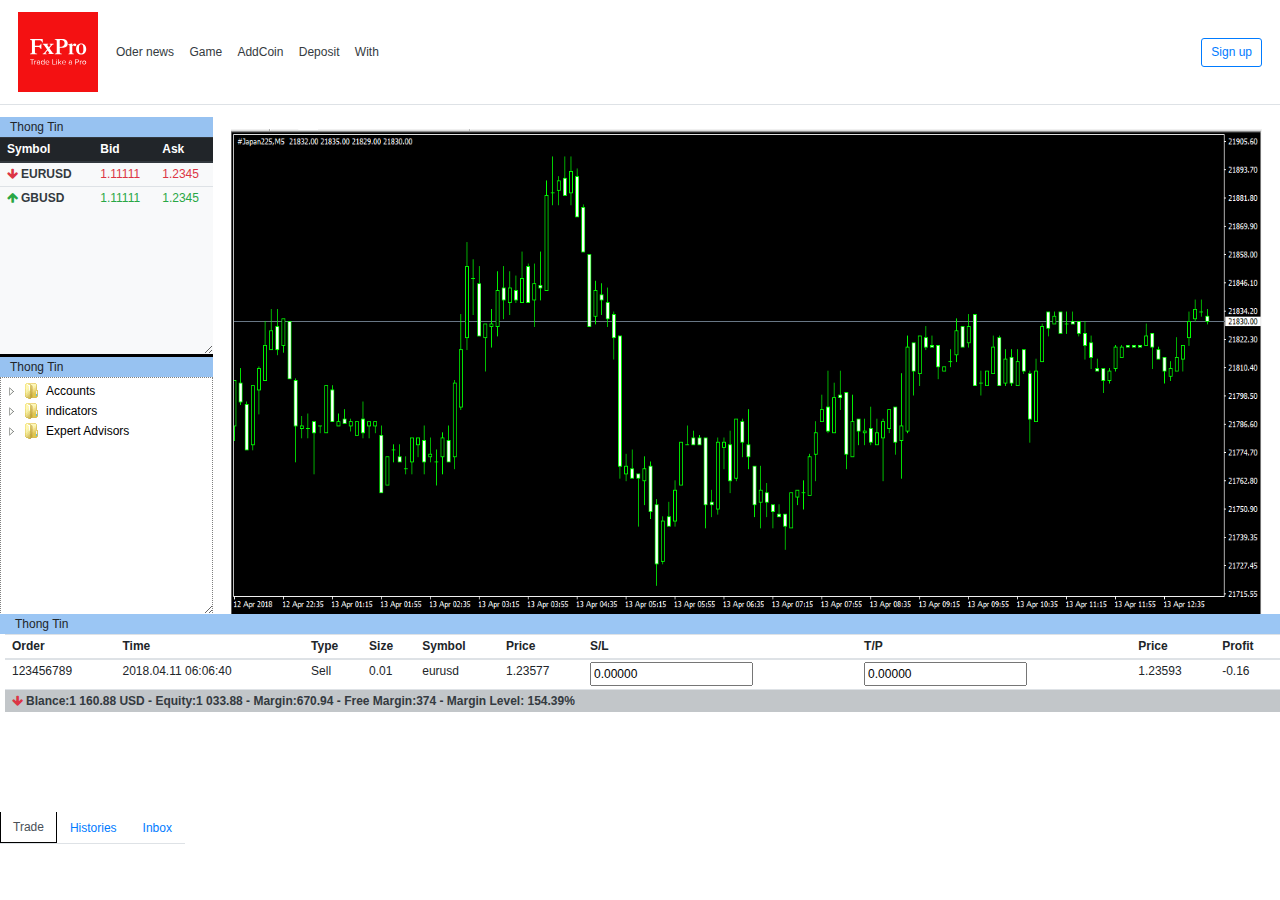
<file: index.html>
<!DOCTYPE html>
<html lang="en">
<head>
    <meta charset="UTF-8">
    <title>Title</title>


    <script src="js/jquery-3.2.1.min.js"></script>
    <link href="css/ui.fancytree.min.css" rel="stylesheet">
    <script src="js/jquery.fancytree-all-deps.min.js"></script>
    <link rel="stylesheet" href="css/bootstrap-reboot.min.css">
    <link rel="stylesheet" href="css/bootstrap.min.css">
    <link rel="stylesheet" href="css/bootstrap-grid.min.css">
    <link rel="stylesheet" href="css/style.css">
    <link rel="stylesheet" href="font-awesome/css/font-awesome.min.css">
    <script src="js/cttree.js"></script>
</head>
<style type="text/css">
    span.pending span.fancytree-title {
        font-style: italic;
    }
    span.pending span.fancytree-title:after {
        content: "\2026"; /* ellipsis */
    }
</style>
<body>



<div class="d-flex flex-column flex-md-row align-items-center p-3 px-md-4 mb-3 bg-white border-bottom box-shadow">
    <a class="my-0  fx-logo font-weight-normal" href="#"><h5></h5></a>
    <nav class="my-2 my-md-0 ml-md-3 mr-md-auto">
        <a class="p-2 text-dark" style="cursor: pointer;" data-toggle="modal" data-target="#oder">Oder news</a>
        <a class="p-2 text-dark" href="#">Game</a>
        <a class="p-2 text-dark" href="#">AddCoin</a>
        <a class="p-2 text-dark" href="#">Deposit</a>
        <a class="p-2 text-dark" href="#">With</a>
    </nav>
    <a class="btn btn-outline-primary" href="file:///C:/xampp/htdocs/layuotsnews/login.html">Sign up</a>
</div>

<div class="container-fluid">
    <div class="row">
        <nav class="col-md-2 sidebar d-none d-md-block bg-light sidebar">

            <div class="sidebar-sticky">

                <div class="row">
                    <div class="box-ittem-side-bar"  >
                        <div class="row title-tab text-capitalize" >
                            Thong tin
                        </div>
                        <table id="tb-market-watch" class="table table-sidebar">
                            <thead class="thead-dark">
                            <tr >
                                <th scope="col">Symbol</th>
                                <th scope="col">Bid</th>
                                <th scope="col">Ask</th>

                            </tr>
                            </thead>
                            <tbody>
                            <tr data-toggle="modal" data-target="#oder">
                                <th class="text-uppercase" scope="row"><i class="text-danger icon-arrow-down"> </i><span class="text-dark">eurusd</span></th>
                                <td class="text-danger">1.11111</td>
                                <td class="text-danger">1.2345</td>

                            </tr>
                            <tr data-toggle="modal" data-target="#oder" >
                                <th class="text-uppercase" scope="row"><i class="text-success icon-arrow-up"> </i><span class="text-dark">gbusd</span></th>
                                <td class="text-success">1.11111</td>
                                <td class="text-success">1.2345</td>

                            </tr>



                            </tbody>
                        </table>
                     </div>
                    <div class="row handler" style="padding: 0;/*cursor: n-resize;*/flex: 0 0 auto;height: 3px;margin: 0px;background-color: black;width: 100%;"></div>
                    <div class="row title-tab text-capitalize" >
                        Thong tin
                    </div>
                    <div class="box-ittem-side-bar">
                        <div style="width: 100%;overflow-y: auto" id="tree">

                        </div>
                    </div>


            </div>
            </div>
        </nav>

        <main role="main" style="max-height: 498px" class="col-md-9 ml-sm-auto col-lg-10 pt-3 px-4">

            <!--<div class="d-flex justify-content-between flex-wrap flex-md-nowrap align-items-center pb-2 mb-3 border-bottom">
                <h1 class="h2">Dashboard</h1>
                <div class="btn-toolbar mb-2 mb-md-0">
                    <div class="btn-group mr-2">
                        <button class="btn btn-sm btn-outline-secondary">Share</button>
                        <button class="btn btn-sm btn-outline-secondary">Export</button>
                    </div>
                    <button class="btn btn-sm btn-outline-secondary dropdown-toggle">
                        <svg xmlns="http://www.w3.org/2000/svg" width="24" height="24" viewBox="0 0 24 24" fill="none" stroke="currentColor" stroke-width="2" stroke-linecap="round" stroke-linejoin="round" class="feather feather-calendar"><rect x="3" y="4" width="18" height="18" rx="2" ry="2"></rect><line x1="16" y1="2" x2="16" y2="6"></line><line x1="8" y1="2" x2="8" y2="6"></line><line x1="3" y1="10" x2="21" y2="10"></line></svg>
                        This week
                    </button>
                </div>
            </div>-->

            <div style="margin: 0px!important;height: 100%" class="my-4 chartjs-render-monitor" id="myChart" width="1271" height="536" >
                <img style="width: 100%;height: 100%" src="images/chart.PNG" alt="">
            </div>


        </main>
    </div>
    <div class="row">
        <div class="row title-tab text-capitalize">
            <span style="padding-left: 5px">Thong tin</span>
        </div>

        <div class="tab-content" style="width: 100%" id="myTabContent">
            <div class="tab-pane fade show active" id="home" role="tabpanel" aria-labelledby="home-tab">
                <div class="table-responsive box-tab-bottom" >
                    <table class="table table-sidebar">
                        <thead>
                        <tr>

                            <th>Order</th>
                            <th>Time</th>
                            <th>Type</th>
                            <th>Size</th>
                            <th>Symbol</th>
                            <th>Price</th>
                            <th>S/L</th>
                            <th>T/P</th>
                            <th>Price</th>
                            <th>Profit</th>
                        </tr>
                        </thead>
                        <tbody>
                        <tr>

                            <td>123456789</td>
                            <td>2018.04.11 06:06:40</td>
                            <td>Sell</td>
                            <td>0.01</td>
                            <td>eurusd</td>
                            <td>1.23577</td>
                            <form action="">
                            <td><input type="number" value="0.00000"></td>
                            <td><input type="number" value="0.00000"></td>
                            </form>
                            <td>1.23593</td>
                            <td>-0.16</td>
                        </tr>
                        <tr>

                        <td class="text-uppercase " style="background-color: #6c757d69" colspan="10" scope="row"><i class="text-danger icon-arrow-down"> </i>
                            <span class="text-dark font-weight-bold text-capitalize">Blance:1 160.88 USD - Equity:1 033.88 -  Margin:670.94  - free margin:374 -  margin level: 154.39%</span></td>
                        </tr>

                        </tbody>
                    </table>
                </div>
            </div>
            <div class="tab-pane fade" id="profile" role="tabpanel" aria-labelledby="profile-tab">
                <div class="table-responsive box-tab-bottom" >
                    <table class="table table-sidebar">
                        <thead>
                        <tr>
                            <th>Order</th>
                            <th>Time</th>
                            <th>Type</th>
                            <th>Size</th>
                            <th>Symbol</th>
                            <th>Price</th>
                            <th>S/L</th>
                            <th>T/P</th>
                            <th>Price</th>
                            <th>Profit</th>
                        </tr>
                        </thead>
                        <tbody>
                        <tr>
                            <td>123456789</td>
                            <td>2018.04.11 06:06:40</td>
                            <td>Sell</td>
                            <td>0.01</td>
                            <td>eurusd</td>
                            <td>1.23577</td>
                            <td><input type="number" value="0.00000"></td>
                            <td><input type="number" value="0.00000"></td>
                            <td>1.23593</td>
                            <td>-0.16</td>
                        </tr>
                        <tr>
                            <td>123456789</td>
                            <td>2018.04.11 06:06:40</td>
                            <td>Sell</td>
                            <td>0.01</td>
                            <td>eurusd</td>
                            <td>1.23577</td>
                            <td><input type="number" value="0.00000"></td>
                            <td><input type="number" value="0.00000"></td>
                            <td>1.23593</td>
                            <td>-0.16</td>
                        </tr>
                        <tr>
                            <td>123456789</td>
                            <td>2018.04.11 06:06:40</td>
                            <td>Sell</td>
                            <td>0.01</td>
                            <td>eurusd</td>
                            <td>1.23577</td>
                            <td><input type="number" value="0.00000"></td>
                            <td><input type="number" value="0.00000"></td>
                            <td>1.23593</td>
                            <td>-0.16</td>
                        </tr>
                        <tr>
                            <td>123456789</td>
                            <td>2018.04.11 06:06:40</td>
                            <td>Sell</td>
                            <td>0.01</td>
                            <td>eurusd</td>
                            <td>1.23577</td>
                            <td><input type="number" value="0.00000"></td>
                            <td><input type="number" value="0.00000"></td>
                            <td>1.23593</td>
                            <td>-0.16</td>
                        </tr>
                        <tr>
                            <td>123456789</td>
                            <td>2018.04.11 06:06:40</td>
                            <td>Sell</td>
                            <td>0.01</td>
                            <td>eurusd</td>
                            <td>1.23577</td>
                            <td><input type="number" value="0.00000"></td>
                            <td><input type="number" value="0.00000"></td>
                            <td>1.23593</td>
                            <td>-0.16</td>
                        </tr>
                        </tbody>
                    </table>
                </div>
            </div>
            <div class="tab-pane fade" id="contact" role="tabpanel" aria-labelledby="contact-tab">
                <div class="table-responsive box-tab-bottom"  >
                    <table class="table table-sidebar">
                        <thead>
                        <tr>
                            <th>Headline</th>
                            <th>From</th>
                            <th>Time</th>

                        </tr>
                        </thead>
                        <tbody>
                        <tr>
                            <td ><a style="cursor: pointer;"  data-toggle="modal" data-target="#exampleModal">Welcome!</a></td>
                            <td>FXpro Financial </td>
                            <td>13.04.2018 3:19</td>

                        </tr>


                        </tbody>
                    </table>
                </div>
            </div>
        </div>
        <ul class="nav nav-tabs text-capitalize" id="myTab" role="tablist">
            <li class="nav-item">
                <a class="nav-link active" id="home-tab" data-toggle="tab" href="#home" role="tab" aria-controls="home" aria-selected="true">trade</a>
            </li>
            <li class="nav-item">
                <a class="nav-link" id="profile-tab" data-toggle="tab" href="#profile" role="tab" aria-controls="profile" aria-selected="false">histories</a>
            </li>
            <li class="nav-item">
                <a class="nav-link" id="contact-tab" data-toggle="tab" href="#contact" role="tab" aria-controls="contact" aria-selected="false">inbox</a>
            </li>
        </ul>
    </div>
</div>

<!--all modal-->

<!--modal mail-->
<div class="modal fade " id="exampleModal" tabindex="-1" role="dialog" aria-labelledby="exampleModalLabel" aria-hidden="true">
    <div class="modal-dialog" role="document">
        <div class="modal-content" style="resize: both;overflow: auto;">
            <div class="modal-header">
                <h5 class="modal-title" id="exampleModalLabel">Modal title</h5>
                <button type="button" class="close" data-dismiss="modal" aria-label="Close">
                    <span aria-hidden="true">&times;</span>
                </button>

            </div>
            <div class="">
                <div class=" card-header pl-3" >
                    From: FXPRO<br>
                    Date: 2018.04.05<br>
                    Subject: mobile trading
                </div>

            </div>
            <div class="modal-body">


                <div class="card-body">

                    <p class="card-text">Some quick example text to build on the card title and make up the bulk of the card's content.</p>
                </div>
            </div>
            <div class="modal-footer">
                <button type="button" class="btn btn-secondary" data-dismiss="modal">Close</button>
                <!--<button type="button" class="btn btn-primary">Save changes</button>-->
            </div>
        </div>
    </div>
</div>

<!--order form-->
<div class="modal fade " id="oder" tabindex="-1" role="dialog" aria-labelledby="exampleModalLabel" aria-hidden="true">
    <div class="modal-dialog" role="document">
        <div class="modal-content" style="resize: both;overflow: auto;">
            <div class="modal-header">
                <h5 class="modal-title" id="oderLabel">order news</h5>
                <button type="button" class="close" data-dismiss="modal" aria-label="Close">
                    <span aria-hidden="true">&times;</span>
                </button>

            </div>

            <div class="modal-body">

                <form>
                    <div class="form-row">
                        <div class="form-group col-md-2">
                            <label style="margin-top: 5px" for="inputState">Symbol :</label>
                        </div>

                        <div class="form-group col-md-10">
                            <select id="inputState" class="form-control">
                                <option selected>Choose...</option>
                                <option>...</option>
                            </select>
                        </div>

                    </div>
                    <div class="form-row">
                        <div class="form-group col-md-2">
                            <label style="margin-top: 5px" for="inputState1">Volumn :</label>
                        </div>

                        <div class="form-group col-md-5">
                            <select id="inputState1" class="form-control">
                                <option selected>1.00</option>
                                <option>...</option>
                            </select>
                        </div>

                    </div>
                    <div class="form-row">
                        <div class="form-group col-md-2">
                            <label style="margin-top: 5px" for="inputState1">Stop Loss :</label>
                        </div>

                        <div class="form-group col-md-3">
                            <input type="number" value="0.000" class="form-control">
                        </div>
                        <div class="form-group col-md-2">
                            <label style="margin-top: 5px" for="inputState1">Take Profit :</label>
                        </div>

                        <div class="form-group col-md-3">
                            <input type="number" value="0.000" class="form-control">
                        </div>
                    </div>
                    <div class="form-row">
                        <div class="form-group col-md-2">
                            <label style="margin-top: 5px" for="inputState">comment :</label>
                        </div>

                        <div class="form-group col-md-10">
                            <input type="text" class="form-control">
                        </div>

                    </div>
                    <div class="form-row">
                        <div class="form-group col-md-2">
                            <label style="margin-top: 5px" for="inputState">Type :</label>
                        </div>

                        <div class="form-group col-md-10">
                            <select  id="sl-type-order" class="form-control">
                                <option data-name="form-instant" value="form-instant"  selected>Instant Execution</option>
                                <option  data-name="form-pending" value="form-pending" >Pending order</option>
                            </select>
                        </div>

                    </div>
                    <div id="form-instant" style="display: block" class="form-row">
                        <div class="form-group col-md-12">
                    <div class="card-body bg-light border">
                        <h5 class="card-header text-center">Instant Execution </h5>
                        <h3 class="card-title text-center mt-2">
                            132.39 <span>5</span> / 132.39 <span>5</span>
                        </h3>
                        <div class="form-row">
                            <div class="form-group col-md-4">
                                <button type="button" class="btn btn-primary col-md-12 btn-sm">Sell</button>
                            </div>
                            <div class="form-group col-md-4 offset-md-3">
                                <button type="button" class="btn col-md-12 btn-secondary btn-sm">Buy</button>
                            </div>

                        </div>
                        <div class="form-row">
                            <div class="form-group col-md-12">
                                <button type="button" class="btn btn-secondary col-md-12 btn-sm">Sell</button>
                            </div>
                        </div>
                        <div class="form-check">
                            <div class="form-group">
                                <input class="form-check-input" type="checkbox" value="" id="defaultCheck1">
                                <label class="form-check-label" for="defaultCheck1">
                                    Enable maximum deviation from quoted price
                                </label>
                            </div>
                        </div>
                        <div class="form-row"></div>
                        <div class="form-row">
                            <div class="col-md-9 offset-md-3">
                                <div class="row form-group"> Maximum deviation: <select disabled class="ml-2 mr-2" >
                                    <option selected>1.00</option>
                                    <option>...</option>
                                </select> pips</div>
                            </div>
                        </div>
                    </div>
                        </div>
                    </div>
                    <div id="form-pending" style="display: none" class="form-row">
                        <div class="form-group col-md-12">
                            <div class="card-body bg-light border">
                                <h5 class="card-header text-center">Pending Order </h5>
                                <div class="form-row">
                                    <div class="form-group col-md-2">
                                        <label style="margin-top: 5px" for="inputState1">Type:</label>
                                    </div>

                                    <div class="form-group col-md-3">
                                        <select  class="form-control">
                                            <option selected="">Buy limit</option>
                                            <option>...</option>
                                        </select>
                                    </div>
                                    <div class="form-group col-md-2">
                                        <label style="margin-top: 5px" for="inputState1">EURUS 0.04</label>
                                    </div>
                                </div>
                                <div class="form-row">
                                    <div class="form-group col-md-2">
                                        <label style="margin-top: 5px" for="inputState1">At price</label>
                                    </div>

                                    <div class="form-group col-md-3">
                                        <input type="number" value="0.00000" class="form-control">
                                    </div>
                                    <div class="form-group col-md-2">
                                        <input type="submit">
                                    </div>
                                </div>
                                <div class="form-group">
                                    <label >Expiry:</label>
                                    <input style="border: solid 1px" class="col-md-4" type="date" name="bday" min="1000-01-01"
                                           max="3000-12-31" class="form-control">
                                </div>
                                <div class="form-check">
                                    <div class="form-group">
                                        <label class="form-check-label" for="defaultCheck1">
                                            Open price you set must differ from market price by at least 10 points.
                                        </label>
                                    </div>
                                </div>

                            </div>
                        </div>
                    </div>
                       <!-- <button type="submit" class="mt-3 btn btn-primary">Sign in</button>-->
                </form>
            </div>
            <div class="modal-footer">
                <button type="button" class="btn btn-secondary" data-dismiss="modal">Close</button>
                <!--<button type="button" class="btn btn-primary">Save changes</button>-->
            </div>
        </div>
    </div>
</div>


<!-- Bootstrap core JavaScript
================================================== -->
<!-- Placed at the end of the document so the pages load faster -->



<!-- Icons -->


<!-- Graphs -->
<!--<script src="js/Chart.min.js"></script>-->
<!--<script src="js/stchart.js"></script>-->
<script src="js/bootstrap.bundle.min.js"></script>
<script src="js/bootstrap.min.js"></script>
<script src="js/jsct.js"></script>
</body>
</html>
</file>
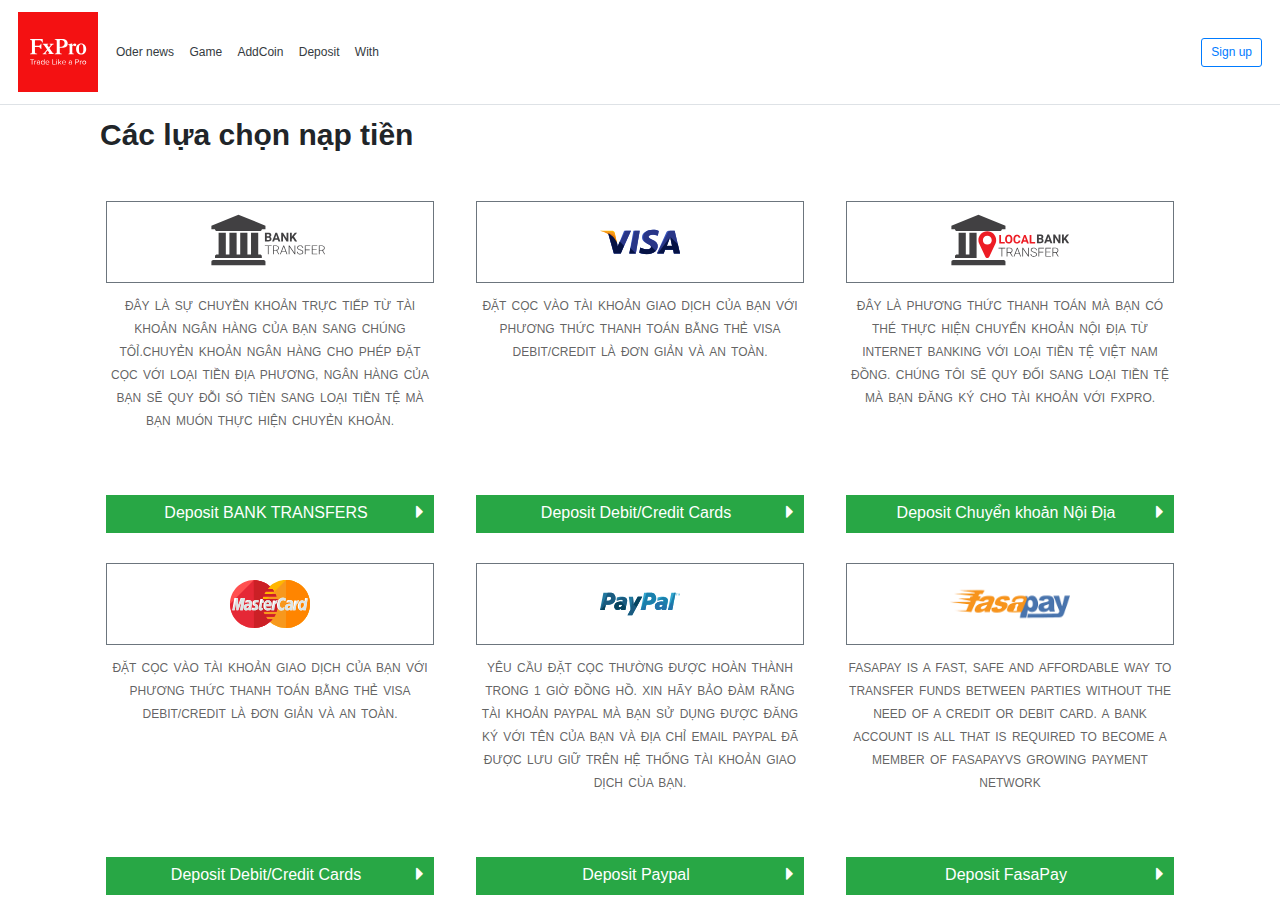
<file: deposit.html>
<!DOCTYPE html>
<html lang="en">
<head>
    <meta charset="UTF-8">
    <title>Title</title>


    <script src="js/jquery-3.2.1.min.js"></script>
    <link rel="stylesheet" href="css/bootstrap-reboot.min.css">
    <link rel="stylesheet" href="css/bootstrap.min.css">
    <link rel="stylesheet" href="css/bootstrap-grid.min.css">
    <link rel="stylesheet" href="css/style.css">
    <link rel="stylesheet" href="font-awesome/css/font-awesome.min.css">
    <link rel="stylesheet" href="css/deposit.css">

</head>

<body>



<div class="d-flex flex-column flex-md-row align-items-center p-3 px-md-4 mb-3 bg-white border-bottom box-shadow">
    <a class="my-0  fx-logo font-weight-normal" href="#"><h5></h5></a>
    <nav class="my-2 my-md-0 ml-md-3 mr-md-auto">
        <a class="p-2 text-dark" style="cursor: pointer;" data-toggle="modal" data-target="#oder">Oder news</a>
        <a class="p-2 text-dark" href="#">Game</a>
        <a class="p-2 text-dark" href="#">AddCoin</a>
        <a class="p-2 text-dark" href="#">Deposit</a>
        <a class="p-2 text-dark" href="#">With</a>
    </nav>
    <a class="btn btn-outline-primary" href="file:///C:/xampp/htdocs/layuotsnews/login.html">Sign up</a>
</div>
<div class="container">
    <div class="row row mb-5 pl-3">
        <p class="ml-4 font-weight-bold h1">Các lựa chọn nạp tiền</p>
    </div>
    <div class="d-flex flex-row flex-wrap">
        <div class="p-2 col-md-4 mb-3 item-deposit">
            <div class="border border-secondary item-top-deposit" >

                <div class="mx-auto" style="width: 120px" >
                    <img class="mx-auto img-logo-deposit" src="images/banks.svg"   alt="">
                </div>
            </div>
            <div class="text-center mb-3  content-item-deposit">
                <p  class="text-uppercase mt-3 mb-2 ">
                    Đây là sự chuyền khoản trực tiếp từ tài khoản ngân hàng của bạn sang chúng tôỉ.Chuyẻn khoản ngân hàng cho phép đặt cọc với loại tiền địa phương, ngân hàng của bạn sẽ quy đỗi só tièn sang loại tiền tệ mà bạn muón thực hiện chuyẻn khoản.
                </p>
            </div>
            <button type="button" style="width: 100%;font-size: 16px;" class="h4 rounded-0 btn btn-success">Deposit BANK TRANSFERS <i class="float-right h3 icon-caret-right"></i></button>
        </div>
        <div class="p-2 col-md-4 mb-3 item-deposit">
            <div class="border border-secondary  item-top-deposit" >

                <div class="mx-auto" style="width: 120px" >
                    <img class="mx-auto img-logo-deposit" src="images/visa.svg" width="100%" height="50px" alt="">
                </div>
            </div>
            <div class="text-center mb-3  content-item-deposit">
                <p  class="text-uppercase mt-3 mb-2 ">Đặt cọc vào tài khoản giao dịch của bạn với phương thức thanh toán bằng thẻ Visa Debit/Credit là đơn giản và an toàn. </p>
            </div>
            <button type="button" style="width: 100%;font-size: 16px;" class="h4 rounded-0 btn btn-success">Deposit Debit/Credit Cards  <i class="float-right h3 icon-caret-right"></i></button>
        </div>
        <div class="p-2 col-md-4 mb-3 item-deposit">
            <div class="border border-secondary item-top-deposit" >

                <div class="mx-auto" style="width: 120px" >
                    <img class="mx-auto img-logo-deposit" src="images/local_bank.svg" width="100px" height="50px"  alt="">
                </div>
            </div>
            <div class="text-center mb-3  content-item-deposit">
                <p  class="text-uppercase mt-3 mb-2 ">Đây là phương thức thanh toán mà bạn có thé thực hiện chuyển khoản nội địa từ internet banking với loại tiền tệ Việt Nam Đồng. Chúng tôi sẽ quy đối sang loại tiền tệ mà bạn đăng ký cho tài khoản với FxPro.
                </p>
            </div>
            <button type="button" style="width: 100%;font-size: 16px;" class="h4 rounded-0 btn btn-success">Deposit Chuyển khoản Nội Địa <i class="float-right h3 icon-caret-right"></i></button>
        </div>
        <div class="p-2 col-md-4 mb-3 item-deposit">
            <div class="border border-secondary item-top-deposit" >

                <div class="mx-auto" style="width: 120px" >
                    <img class="mx-auto img-logo-deposit" src="images/mastercard.svg" width="100px" height="50px"  alt="">
                </div>
            </div>
            <div class="text-center mb-3  content-item-deposit">
                <p  class="text-uppercase mt-3 mb-2 ">Đặt CỌC vào tài khoản giao dịch của bạn với phương thức thanh toán bằng thẻ Visa Debit/Credit là đơn giản và an toàn. </p>
            </div>
            <button type="button" style="width: 100%;font-size: 16px;" class="h4 rounded-0 btn btn-success">Deposit Debit/Credit Cards <i class="float-right h3 icon-caret-right"></i></button>
        </div>
        <div class="p-2 col-md-4 mb-3 item-deposit">
            <div class="border border-secondary item-top-deposit" >

                <div class="mx-auto" style="width: 120px" >
                    <img class="mx-auto img-logo-deposit" src="images/paypal.svg"   alt="">
                </div>
            </div>
            <div class="text-center mb-3  content-item-deposit">
                <p  class="text-uppercase mt-3 mb-2 ">Yêu cầu đặt cọc thường được hoàn thành trong 1 giờ đồng hồ. Xin hãy bảo đàm rằng tài khoản PayPal mà bạn sử dụng được đăng ký với tên của bạn và địa chỉ email PayPal đã được lưu giữ trên hệ thống tài khoản giao dịch cùa bạn.
                </p>
            </div>
            <button type="button" style="width: 100%;font-size: 16px;" class="h4 rounded-0 btn btn-success">Deposit Paypal <i class="float-right h3 icon-caret-right"></i></button>
        </div>
        <div class="p-2 col-md-4 mb-3 item-deposit ">
            <div class="border border-secondary item-top-deposit" >

                <div class="mx-auto" style="width: 120px" >
                    <img class="mx-auto img-logo-deposit" src="images/fasapay.png"  alt="">
                </div>
            </div>
            <div class="text-center mb-3  content-item-deposit">
                <p  class="text-uppercase mt-3 mb-2 ">FasaPay is a fast, safe and affordable way to transfer funds between parties without the need of a credit or debit card. A bank account is all that is required to become a member of FasaPayVs growing payment network

                </p>
            </div>
            <button type="button" style="width: 100%;font-size: 16px;" class="h4 rounded-0 btn btn-success">Deposit FasaPay <i class="float-right h3 icon-caret-right"></i></button>
        </div>




    </div>
</div>

<script src="js/bootstrap.bundle.min.js"></script>
<script src="js/bootstrap.min.js"></script>
<script src="js/jsct.js"></script>
</body>
</html>
</file>
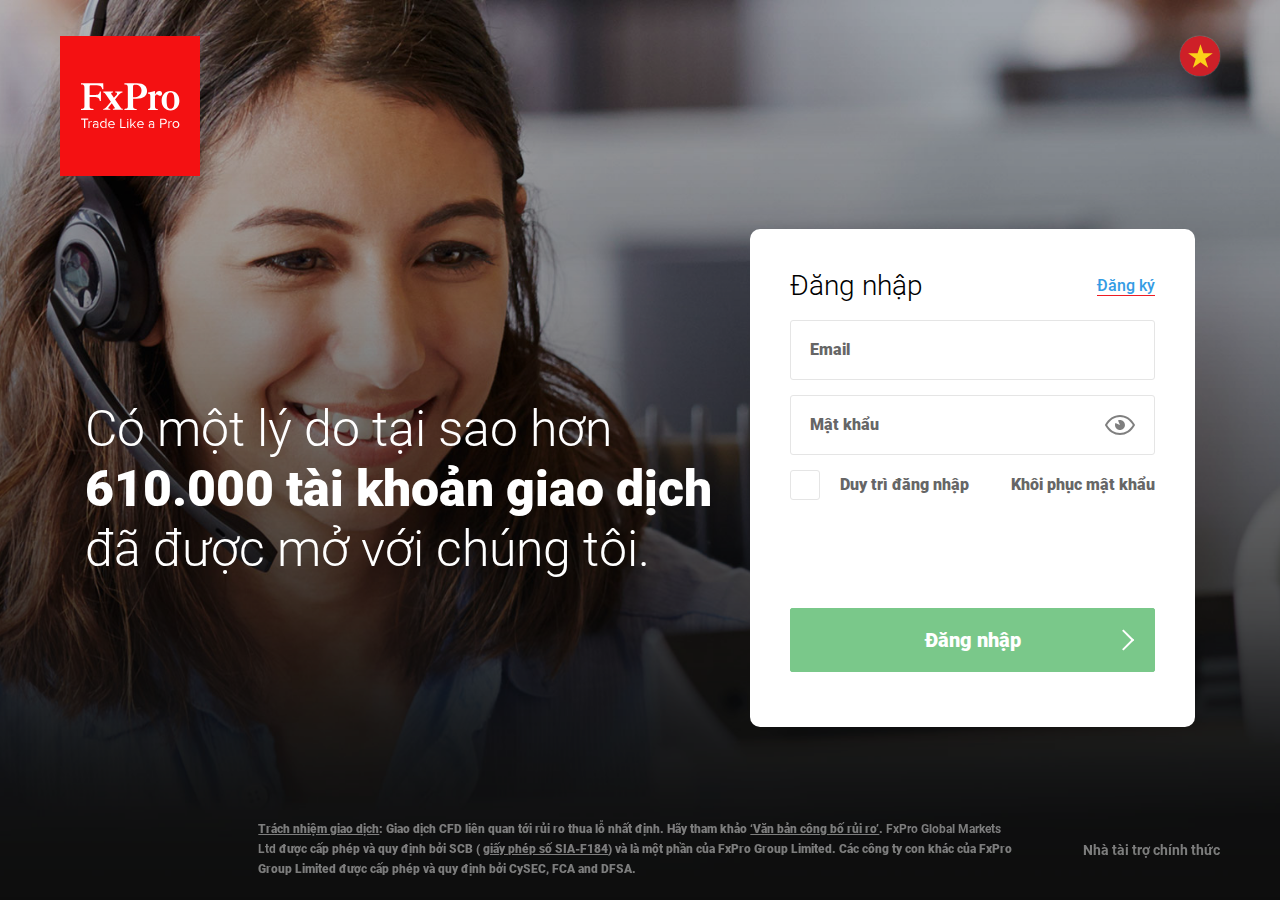
<file: login.html>
<!DOCTYPE html>
<html lang="en">
<head>
    <meta charset="UTF-8">
    <title>Title</title>
    <link rel="stylesheet" href="css/fonts.css">
    <!-- Bootstrap CSS -->
    <link rel="stylesheet" href="font-awesome/css/font-awesome.min.css">
    <link rel="stylesheet" href="css/bootstrap.min.css">
    <link rel="stylesheet" href="css/login.css">
    <link rel="stylesheet" media="print" href="css/print.css">

</head>
<body class="login-body body-img-1">

<div class="fx-wrapper login-page">
   <header id="header">
        <div class="fx-container">
            <a class="fx-logo" href="/vi"></a>

            <nav class="user-nav">
                <ul>
                    <!---->
                    <li>
                        <!----><div class="lang-holder">
                            <ul class="lang-nav">
                                <li class="dropdown" id="show-menu">
                                    <a id="btn-click-whow" role="button" class="dropdown-toggle lang-icon lang-icon-vi"></a>
                                    <div class="lang-dropdown">
                                        <div class="fx-container">
                                            <ul>
                                                <!----><li><a  href="javascript:void(0)" class="lang-icon lang-icon-en"><span>English</span></a></li><li><a href="javascript:void(0)" class="lang-icon lang-icon-ar"><span>العربية</span></a></li><li><a href="javascript:void(0)" class="lang-icon lang-icon-ja"><span>日本語</span></a></li><li><a href="javascript:void(0)" class="lang-icon lang-icon-zh"><span>中文简体</span></a></li><li><a href="javascript:void(0)" class="lang-icon lang-icon-th"><span>Thai</span></a></li><li><a href="javascript:void(0)" class="lang-icon lang-icon-es"><span>Español</span></a></li><li><a href="javascript:void(0)" class="lang-icon lang-icon-pt"><span>Português</span></a></li><li><a href="javascript:void(0)" class="lang-icon lang-icon-id"><span>Bahasa Indonesian</span></a></li><li><a href="javascript:void(0)" class="lang-icon lang-icon-ko"><span>한국어</span></a></li><li><a href="javascript:void(0)" class="lang-icon lang-icon-ru"><span>Русский</span></a></li><li><a href="javascript:void(0)" class="lang-icon lang-icon-ms"><span>Bahasa Melayu</span></a></li>
                                            </ul>
                                            <a class="lang-close-button" href="javascript:void(0)">Đóng</a>
                                        </div>
                                    </div>
                                </li>
                            </ul>
                        </div>

                            <!---->
                    </li>
                </ul>
            </nav>
        </div>
    </header>

    <div class="container">
        <div class="row align-items-center">
            <div class="col-lg-6 col-xl-7">
                <div class="text-holder hidden-md-down">
                    <h1>Có một lý do tại sao hơn <strong>610.000 tài khoản giao dịch</strong> đã được mở với chúng tôi.</h1>
                </div>
            </div>
            <div class="col-lg-6 col-xl-5">
                <div class="login-form-holder" id="box-login-form">
                    <div class="login-form">
                        <div class="login-form-title d-flex align-items-center justify-content-between">
                            <h2 class="form-title">Đăng nhập</h2>
                            <div class="link-holder">
                                <a class="border-link register-real-account" id="login-real-account" href="#" >Đăng ký</a>
                            </div>
                        </div>
                        <form id="login-form" novalidate="" class="ng-untouched ng-pristine ng-invalid">
                            <fieldset>
                                <div class="form-group">
                                    <input class="ltr-form-control empty-field form-control ng-untouched ng-pristine ng-invalid" id="login-input-email" name="email" required="" type="text" validate-onblur="" maxlength="47" pattern="^(([^<>()\[\]\\.,;:\s@&quot;]+(\.[^<>()\[\]\\.,;:\s@&quot;]+)*)|(&quot;.+&quot;))@((\[[0-9]{1,3}\.[0-9]{1,3}\.[0-9]{1,3}\.[0-9]{1,3}\])|(([a-zA-Z\-0-9]+\.)+[a-zA-Z]{2,}))$">
                                    <label for="login-input-email">Email</label>
                                    <!---->
                                </div>
                                <div class="form-group">
                                    <input autocomplete="new-password" class="ltr-passwod-form-control empty-field form-control ng-untouched ng-pristine ng-invalid" data-cip-id="input" id="login-input-password" name="password" required="" type="password">
                                    <span class="show-password">Hiển thị mật khẩu</span>
                                    <label for="login-input-password">Mật khẩu</label>
                                </div>
                                <div class="form-group">
                                    <div class="d-flex align-items-center justify-content-between">
                                        <div class="form-check">
                                            <label class="custom-checkbox d-flex align-items-center">
                                                <input class="custom-control-input ng-untouched ng-pristine ng-valid" name="staySignedIn" type="checkbox">
                                                <span class="custom-control-indicator"></span>
                                                <span class="custom-control-description">Duy trì đăng nhập</span>
                                            </label>
                                        </div>
                                        <div class="restore-pass-block">
                                            <a href="/vi/login/forgot-password">Khôi phục mật khẩu</a>
                                        </div>
                                    </div>
                                </div>
                                <!----><div class="form-group">
                                <re-captcha required="" id="ngrecaptcha-3"><div style="width: 304px; height: 78px;"><div><iframe src="https://www.google.com/recaptcha/api2/anchor?k=6Lce800UAAAAALWOWU6pzP9gs3JlBXtATfY0qeSN&amp;co=aHR0cHM6Ly9kaXJlY3QuZnhwcm8uZ3JvdXA6NDQz&amp;hl=en&amp;v=v1523554879111&amp;size=normal&amp;cb=20at0xeye687" width="304" height="78" role="presentation" frameborder="0" scrolling="no" sandbox="allow-forms allow-popups allow-same-origin allow-scripts allow-top-navigation allow-modals allow-popups-to-escape-sandbox"></iframe></div><textarea id="g-recaptcha-response-3" name="g-recaptcha-response" class="g-recaptcha-response" style="width: 250px; height: 40px; border: 1px solid #c1c1c1; margin: 10px 25px; padding: 0px; resize: none;  display: none; "></textarea></div></re-captcha>
                            </div>
                                <!---->
                                <div class="form-group">
                                    <button class="btn btn-green arrow" id="login-signin-button" type="submit" disabled="">Đăng nhập</button>
                                </div>
                                <div class="text-danger hidden">
                                    <i aria-hidden="true" class="fa fa-exclamation-triangle"></i> Đăng nhập thất bại. Kiểm tra email và mật khẩu của bạn
                                </div>
                                <!---->
                                <!---->
                            </fieldset>
                        </form>

                    </div>
                </div>
                <form  autocomplete="false" style="display: none" id="register-form" novalidate="" class="ng-untouched ng-pristine ng-invalid">
                    <div class="login-form-holder">
                        <div class="protect-text d-flex justify-content-end align-items-center"><i class="icon-lock mr-1"></i>Chúng tôi  bảo vệ dữ liệu của bạn một cách nghiêm ngặt</div>
                        <div class="login-form">
                            <div class="login-form-title d-flex align-items-center justify-content-between">
                                <h2 class="form-title">Tạo Hồ sơ  FxPro Direct của bạn</h2>
                                <div class="link-holder">
                                    <a class="border-link login-real-account" id="login-real-account" href="#" >Đăng nhập</a>
                                </div>
                            </div>

                                <div class="form-group">
                                    <input autocomplete="off" class="ltr-form-control empty-field form-control ng-untouched ng-pristine ng-invalid" data-cip-id="input" id="register-input-email" name="email" required="" type="text" validate-onblur="" maxlength="47" pattern="^(([^<>()\[\]\\.,;:\s@&quot;]+(\.[^<>()\[\]\\.,;:\s@&quot;]+)*)|(&quot;.+&quot;))@((\[[0-9]{1,3}\.[0-9]{1,3}\.[0-9]{1,3}\.[0-9]{1,3}\])|(([a-zA-Z\-0-9]+\.)+[a-zA-Z]{2,}))$">
                                    <label for="register-input-email">Email</label>

                                    <!---->
                                </div>

                                <input hidden="" name="email" type="text">
                                <input hidden="" name="password" type="password">

                                <form autocomplete="off" class="ltr-form-control ng-untouched ng-pristine ng-invalid" name="password" required="" maxlength="60" pattern="^(?=.*[A-Z])(?=.*[a-z])(?=.*[0-9])[^\s]{6,}$"><div class="form-group">
                                    <input validate-onblur="" class="ng-untouched ng-pristine ng-invalid empty-field form-control" type="password" id="input-password" required="" maxlength="60" pattern="^(?=.*[A-Z])(?=.*[a-z])(?=.*[0-9])[^\s]{6,}$">

                                    <span class="show-password">show password</span>

                                    <label for="input-password">Mật khẩu</label>

                                    <!---->
                                </div></form>

                                <form name="first-name" required="" maxlength="100" pattern="[\s]{0,}[A-Za-z][A-Za-z\s\-]{0,}[\w][\s]{0,}" class="ng-untouched ng-pristine ng-invalid"><div class="form-group">
                                    <input validate-onblur="" class="ng-untouched ng-pristine ng-invalid empty-field form-control" type="text" id="input-first-name" required="" maxlength="100" pattern="[\s]{0,}[A-Za-z][A-Za-z\s\-]{0,}[\w][\s]{0,}">

                                    <label for="input-first-name">Tên</label>

                                    <!---->
                                </div></form>

                                <form name="last-name" required="" maxlength="100" pattern="[\s]{0,}[A-Za-z][A-Za-z\s\-]{0,}[\w][\s]{0,}" class="ng-untouched ng-pristine ng-invalid"><div class="form-group">
                                    <input validate-onblur="" class="ng-untouched ng-pristine ng-invalid empty-field form-control" type="text" id="input-last-name" required="" maxlength="100" pattern="[\s]{0,}[A-Za-z][A-Za-z\s\-]{0,}[\w][\s]{0,}">

                                    <label for="input-last-name">Họ</label>

                                    <!---->
                                </div></form>

                                <form name="country" required="" class="ng-untouched ng-pristine ng-valid"><!---->

                                    <!----><div class="form-group">
                                        <select class="ng-untouched ng-dirty not-empty-field form-control ng-valid" id="select-country" required=""><!---->
                                            <div class="below" tabindex="0">

                                                <!----><div class="single">
                                                <!----><div class="value">
                                                Việt Nam
                                            </div>
                                                <!---->
                                                <!---->
                                                <!---->
                                                <!----><div class="toggle">
                                                ▼
                                            </div>
                                            </div>

                                                <!---->

                                            </div>
                                            <!---->
                                        </select>
                                        <label for="select-country">Quốc gia cư trú</label>

                                        <!---->
                                    </div>

                                    <!----></form>

                                <!----><div class="form-group">
                               <!-- <re-captcha required="" id="ngrecaptcha-0"><div style="width: 304px; height: 78px;"><div><iframe src="https://www.google.com/recaptcha/api2/anchor?k=6Lce800UAAAAALWOWU6pzP9gs3JlBXtATfY0qeSN&amp;co=aHR0cHM6Ly9kaXJlY3QuZnhwcm8uZ3JvdXA6NDQz&amp;hl=en&amp;v=v1523554879111&amp;size=normal&amp;cb=4arz0n9saey4" width="304" height="78" role="presentation" frameborder="0" scrolling="no" sandbox="allow-forms allow-popups allow-same-origin allow-scripts allow-top-navigation allow-modals allow-popups-to-escape-sandbox"></iframe></div><textarea id="g-recaptcha-response" name="g-recaptcha-response" class="g-recaptcha-response" style="width: 250px; height: 40px; border: 1px solid #c1c1c1; margin: 10px 25px; padding: 0px; resize: none;  display: none; "></textarea></div></re-captcha>-->
                            </div>
                                <!---->


                            <div class="form-group btn-holder">
                                <button class="btn-green arrow btn" id="submit-step-1" type="submit" disabled="">Đăng ký </button>
                            </div>

                            <!---->
                            <!---->
                            <!---->
                        </div>


                    </div>
                </form>
            </div>
        </div>
    </div>

    <div id="footer">
        <div class="fx-container">
            <div class="row align-items-center">
                <div class="col-md-2 hidden-md-down">
                    <i class="icon icon--ssl-secured"></i>
                </div>
                <div class="col-lg-8">
                    <div class="risk">
                        <div><a href="#" target="_blank">Trách nhiệm giao dịch</a>: Giao dịch CFD liên quan tới rủi ro thua lỗ nhất định. Hãy tham khảo
                            <a href="#" target="_blank">‘Văn bản công bố rủi ro’</a>. <strong>FxPro Global Markets Ltd</strong> được cấp phép và quy định bởi SCB (
                            <a href="#" target="_blank">giấy phép số SIA-F184</a>) và là một phần của FxPro Group Limited. Các công ty con khác của FxPro Group Limited được cấp phép và quy định bởi CySEC, FCA and DFSA.</div>
                    </div>
                </div>
                <div class="col-md-2 hidden-md-down">
                    <div class="watford-block">
                        <i class="icon icon--watford"></i>
                        <span>Nhà tài trợ chính thức</span>
                    </div>
                </div>
            </div>
        </div>
    </div>
    
</div>
<script src="js/jquery-3.2.1.min.js"></script>
<script src="js/popper.min.js"></script>
<script src="js/bootstrap.min.js"></script>
<script src="js/scripts.js"></script>
<script src="js/jsct.js"></script>

</body>
</html>
</file>
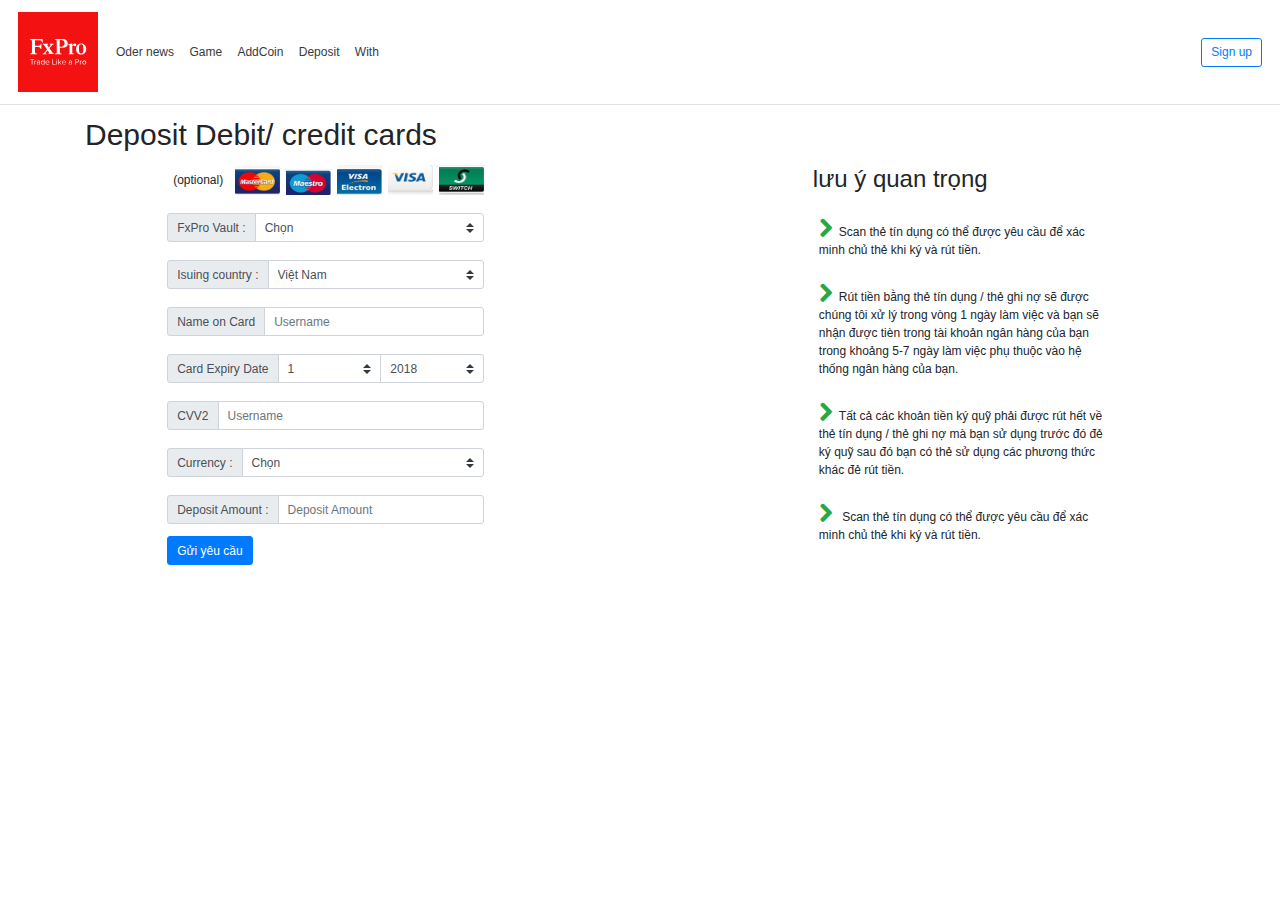
<file: withdrawl.html>
<!DOCTYPE html>
<html lang="en">
<head>
    <meta charset="UTF-8">
    <title>Title</title>


    <script src="js/jquery-3.2.1.min.js"></script>
    <link rel="stylesheet" href="css/bootstrap-reboot.min.css">
    <link rel="stylesheet" href="css/bootstrap.min.css">
    <link rel="stylesheet" href="css/bootstrap-grid.min.css">
    <link rel="stylesheet" href="css/style.css">
    <link rel="stylesheet" href="font-awesome/css/font-awesome.min.css">
    <link rel="stylesheet" href="css/withdrawl.css">

</head>

<body>



<div class="d-flex flex-column flex-md-row align-items-center p-3 px-md-4 mb-3 bg-white border-bottom box-shadow">
    <a class="my-0  fx-logo font-weight-normal" href="#"><h5></h5></a>
    <nav class="my-2 my-md-0 ml-md-3 mr-md-auto">
        <a class="p-2 text-dark" style="cursor: pointer;" data-toggle="modal" data-target="#oder">Oder news</a>
        <a class="p-2 text-dark" href="#">Game</a>
        <a class="p-2 text-dark" href="#">AddCoin</a>
        <a class="p-2 text-dark" href="#">Deposit</a>
        <a class="p-2 text-dark" href="#">With</a>
    </nav>
    <a class="btn btn-outline-primary" href="file:///C:/xampp/htdocs/layuotsnews/login.html">Sign up</a>
</div>
<div class="container">
   <h1>Deposit Debit/ credit cards</h1>
    <div class="d-flex justify-content-around ">
        <div class="p-2">

                <div class="d-flex flex-row">
                    <div class=" p-2">(optional)</div>
                    <div class="ml-2 logo-card-1 p-2"></div>
                    <div class="ml-2 logo-card-2 p-2"></div>
                    <div class="ml-2 logo-card-3 p-2"></div>
                    <div class="ml-2 logo-card-4 p-2"></div>
                    <div class="ml-2 logo-card-5 p-2"></div>
                </div>

            <form>
                <div class="input-group mt-4 mb-3">
                    <div class="input-group-prepend">
                        <span class="input-group-text" id="basic-addon1">FxPro Vault :</span>
                    </div>

                    <select class="custom-select" aria-label="Username" aria-describedby="basic-addon1" >
                        <option selected="">Chọn</option>
                        <option value="1">One</option>
                        <option value="2">Two</option>
                        <option value="3">Three</option>
                    </select>
                </div>
                <div class="input-group mt-4 mb-3">
                    <div class="input-group-prepend">
                        <span class="input-group-text" >Isuing country :</span>
                    </div>

                    <select class="custom-select" aria-label="Username" aria-describedby="basic-addon1" >
                        <option selected="">Việt Nam</option>
                        <option value="1">One</option>
                        <option value="2">Two</option>
                        <option value="3">Three</option>
                    </select>
                </div>
                <div class="input-group mt-4 mb-3">
                    <div class="input-group-prepend">
                        <span class="input-group-text" >Name on Card</span>
                    </div>
                    <input type="text" class="form-control" placeholder="Username" aria-label="Username" aria-describedby="basic-addon1">
                </div>
                <div class="input-group mt-4 mb-3">
                    <div class="input-group-prepend">
                        <span class="input-group-text" >Card Expiry Date</span>
                    </div>
                    <select class="custom-select" aria-label="Username" aria-describedby="basic-addon1" >
                        <option selected="">1</option>
                        <option value="1">One</option>
                        <option value="2">Two</option>
                        <option value="3">Three</option>
                    </select>
                    <select class="custom-select" aria-label="Username" aria-describedby="basic-addon1" >
                        <option selected="">2018</option>
                        <option value="1">One</option>
                        <option value="2">Two</option>
                        <option value="3">Three</option>
                    </select>
                </div>
                <div class="input-group mt-4 mb-3">
                    <div class="input-group-prepend">
                        <span class="input-group-text" >CVV2</span>
                    </div>
                    <input type="text" class="form-control" placeholder="Username" aria-label="CVV2" aria-describedby="basic-addon1">
                </div>
                <div class="input-group mt-4 mb-3">
                    <div class="input-group-prepend">
                        <span class="input-group-text" >Currency :</span>
                    </div>

                    <select class="custom-select" aria-label="Username" aria-describedby="basic-addon1" >
                        <option selected="">Chọn</option>
                        <option value="1">One</option>
                        <option value="2">Two</option>
                        <option value="3">Three</option>
                    </select>
                </div>
                <div class="input-group mt-4 mb-3">
                    <div class="input-group-prepend">
                        <span class="input-group-text" >Deposit Amount :</span>
                    </div>

                    <input type="text" class="form-control" placeholder="Deposit Amount" aria-label="CVV2" aria-describedby="basic-addon1">
                </div>
                <button type="button" class="btn btn-primary">Gửi yêu cầu</button>
            </form>
        </div>
        <div class="p-2"></div>
        <div class="p-2">
            <h2>lưu ý quan trọng</h2>
            <div class=" d-flex flex-column-reverse">
                <div class="max-with-300 p-2 mt-3">
                    <i class="text-success h3 mr-2 icon-chevron-right"></i> Scan thẻ tín dụng có thể được yêu cầu để xác minh chủ thẻ khi ký và rút tiền.
                </div>
                <div class="max-with-300 p-2 mt-3">
                    <i class="text-success h3 mr-2 icon-chevron-right"></i>Tất cả các khoản tiền ký quỹ phải được rút hết về thẻ tín dụng / thẻ ghi nợ mà bạn sử dụng trước đó đẻ ký quỹ sau đó bạn có thẻ sử dụng các phương thức khác đẻ rút tiền.
                </div>
                <div class="max-with-300 p-2 mt-3">
                    <i class="text-success h3 mr-2 icon-chevron-right"></i>Rút tiền bằng thẻ tín dụng / thẻ ghi nợ sẽ được chúng tôi xử lý trong vòng 1 ngày làm việc và bạn sẽ nhận được tièn trong tài khoản ngân hàng của bạn trong khoảng 5-7 ngày làm việc phụ thuộc vào hệ thống ngân hàng của bạn.

                </div>
                <div class="max-with-300 p-2 mt-3">
                    <i class="text-success h3 mr-2 icon-chevron-right"></i>Scan thẻ tín dụng có thể được yêu cầu để xác minh chủ thẻ khi ký và rút tiền.
                </div>

            </div>
        </div>
    </div>
</div>

<script src="js/bootstrap.bundle.min.js"></script>
<script src="js/bootstrap.min.js"></script>
<script src="js/jsct.js"></script>
</body>
</html>
</file>
<file: css/style.css>
* {
    font-size: 12px;
}
.box-ittem-side-bar{
    overflow-y: scroll;
    resize: vertical;
    height: 237px;
    width: 100%;
}

.box-tab-bottom{
    height: 178px;
}
ul.fancytree-container{
    height: 264px;
}
.scroll-col{
    overflow-y: auto;
}
.tab-content>.active {

    padding-left: 5px;
}
.title-tab{
    padding: 0;flex: 0 0 auto;margin: 0px   ;background-color: rgba(12, 116, 228, 0.41);width: 100%;line-height: 20px;padding-left: 10px;
}
.nav-link.active{
    border-color: black black black!important;
    border-top: none;
    border-radius: 0px!important;
}
span.fancytree-checkbox{
    display: none;
}
.table-sidebar td, .table-sidebar th{
    padding: 0.2rem!important;
    padding-left: 7px!important;
}

 .fx-logo {
    background: url('../images/logo.svg');
    width: 80px;
    height: 80px;
    margin: 0;
}
</file>
<file: css/deposit.css>
.item-top-deposit{
    max-height: 82px;
}
.content-item-deposit{
    height: 200px;
    word-spacing: 2px;
    line-height: 23px;
    font-weight: 500;
    color: #484848d9;
    overflow-y: scroll;
}
.img-logo-deposit {
    width: 100%;
    height: 80px;

}
.item-deposit {
    max-width: 340px;
    margin-left: 15px;
    margin-right: 15px;
}
</file>
<file: css/fonts.css>
﻿@font-face {
    font-family: 'Roboto';
    src: url('../fonts/Roboto-Black.woff') format('woff');
    font-weight: 400;
    font-style: normal;
}

@font-face {
    font-family: 'Roboto';
    src: url('../fonts/Roboto-Thin.woff') format('woff');
    font-weight: 100;
    font-style: normal;
}

@font-face {
    font-family: 'Roboto';
    src: url('../fonts/Roboto-Light.woff') format('woff');
    font-weight: 300;
    font-style: normal;
}

@font-face {
    font-family: 'Roboto';
    src: url('../fonts/Roboto-Medium.woff') format('woff');
    font-weight: 500;
    font-style: normal;
}

@font-face {
    font-family: 'Roboto';
    src: url('../fonts/Roboto-Bold.woff') format('woff');
    font-weight: 700;
    font-style: normal;
}

@font-face {
    font-family: 'Roboto';
    src: url('../fonts/Roboto-Black.woff') format('woff');
    font-weight: 900;
    font-style: normal;
}
</file>
<file: css/login.css>
.form-check::before, .form-check::after {
    content: "";
    display: table;
}
.form-check::after {
    clear: both;
}
.vertical-align-holder {
    width: 100%;
    display: table;
}
.vertical-align-block, .vertical-align-holder>* {
    vertical-align: middle;
    display: table-cell;
}
.form-control:focus, .form-control, ng-select.form-control:focus select-dropdown>div, ng-select.form-control select-dropdown>div, .form-check .custom-checkbox .custom-control-indicator {
    border: 1px solid #e5e5e5;
    border-radius: 3px;
}
.fx-btn {
    display: inline-block;
    vertical-align: middle;
    position: relative;
    background: #34ab4d;
    color: #fff;
    border: 1px solid #fff;
    border-radius: 2px;
    padding: .8rem 2rem;
    -webkit-transition: all .2s ease-in-out;
    transition: all .2s ease-in-out;
    outline: none;
}
@media screen and (max-width:767px) {
    .fx-btn {
        padding: .5em 1em;
    }
}
.fx-btn:hover {
    -webkit-box-shadow: none;
    box-shadow: none;
    color: #fff;
}
.user-nav ul {
    margin: 0;
    padding: 0;
    list-style: none;
}
.user-nav ul li::before {
    content: '';
}
.text-center {
    text-align: center;
}
.red {
    color: #ed1c24;
}
.green {
    color: #34ab4d;
}
.orange {
    color: #ffa800;
}
* {
    -webkit-box-sizing: border-box;
    box-sizing: border-box;
}
html {
    min-height: 100%;
    font-size: 16px;
}
@media(max-width:1200px) {
    html {
        font-size: .875rem;
    }
}
body {
    color: #666;
    background: #fff;
    font: 1rem/1.25 "Roboto", "Helvetica Neue", "Helvetica", "Arial", sans-serif;
    min-width: 320px;
    -webkit-font-smoothing: antialiased;
    -moz-osx-font-smoothing: grayscale;
    min-width: 320px;
    min-height: 100%;
    direction: ltr;
    width: 100%;
}
body[dir="rtl"] {
    direction: rtl;
    text-align: right;
}
img {
    max-width: 100%;
}
button:focus {
    outline: none;
}
a {
    color: #349ce4;
    outline: none;
}
a:hover {
    color: #349ce4;
}
a:focus {
    text-decoration: none;
}
.border-link {
    color: #349ce4;
    border-bottom: 1px solid #ed1c24;
    font-weight: 500;
}
.border-link:hover {
    color: #ed1c24;
    text-decoration: none;
}
.btn {
    display: block;
    width: 100%;
    color: #fff;
    position: relative;
    font-size: 1.25rem;
    border-radius: 2px;
    padding: 1rem 5px;
    cursor: pointer;
    overflow: hidden;
    white-space: normal;
    height: 100%;
}
.btn small {
    display: block;
    font-weight: 300;
    font-size: 1rem;
}
.btn:hover {
    text-decoration: none;
    color: #fff;
}
.btn:focus {
    outline: none;
    -webkit-box-shadow: none;
    box-shadow: none;
}
.btn-inline {
    display: inline-block;
    height: auto;
}
.btn.arrow {
    padding-right: 40px;
    padding-left: 40px;
}
.btn.arrow:after {
    content: '';
    display: inline-block;
    border: 2px solid #fff;
    width: 15px;
    height: 15px;
    border-bottom: 0;
    border-right: 0;
    position: absolute;
    top: 50%;
    right: 23px;
    -webkit-transform: translateY(-50%) rotate(135deg);
    transform: translateY(-50%) rotate(135deg);
}
body[dir="rtl"] .btn.arrow:after {
    right: auto;
    left: 23px;
    -webkit-transform: translateY(-50%) rotate(-45deg);
    transform: translateY(-50%) rotate(-45deg);
}
.btn-small {
    padding-top: 10px;
    padding-bottom: 10px;
    font-size: 1rem;
}
.btn-green {
    background-color: #34ab4d;
    border-color: #34ab4d;
}
.btn-green:focus {
    color: #fff;
}
.btn-green:hover {
    background-color: #3cc458;
    border-color: #3cc458;
}
.btn-green-tr {
    background-color: #fff;
    border: 1px solid #34ab4d;
    color: #34ab4d;
}
.btn-green-tr:focus {
    color: #34ab4d;
}
.btn-green-tr:hover {
    background-color: #34ab4d;
    color: #fff;
}
.btn-blue {
    background-color: #349ce4;
    border-color: #349ce4;
}
.btn-blue:hover {
    background-color: #3fa2e7;
    border-color: #3fa2e7;
}
.btn-blue.border {
    background-color: transparent;
    color: #349ce4;
}
.btn-blue.border:hover {
    color: #fff;
    background-color: #349ce4;
    border-color: #349ce4;
}
.btn-blue-tr {
    background-color: #fff;
    border: 1px solid #349ce4;
    color: #349ce4;
}
.btn-blue-tr:focus {
    color: #349ce4;
}
.btn-blue-tr:hover {
    background-color: #349ce4;
    color: #fff;
}
.btn-grey {
    color: #000;
    border: 1px solid #999;
    font-size: 14px;
}
.btn-grey:hover {
    background-color: #999;
    color: #fff;
}
.btn-orange-tr {
    color: #ffa800;
    border-color: #ffa800;
}
.btn-orange-tr:focus {
    color: #ffa800;
}
.btn-orange-tr:hover {
    background-color: #ffa800;
    color: #fff;
}
.back-link {
    display: inline-block;
    margin-top: 18px;
    font-size: 14px;
}
fieldset {
    margin: 0 0 1.0625rem;
}
legend {
    font-size: 1.75rem;
    margin: 0 0 10px;
    font-weight: 300;
    color: #000;
}
@media(max-width:767px) {
    legend {
        font-size: 19px;
    }
}
.email-title {
    margin: 0 0 10px;
}
.email-title legend {
    margin: 0;
}
.email-title small {
    color: rgba(0, 0, 0, .5);
    font-size: 12px;
    white-space: nowrap;
}
.form-group {
    position: relative;
    margin-bottom: .9375rem;
}
.input-groups {
    position: relative;
}
input:focus {
    outline: none;
}
label {
    color: #000;
    padding: 9px 0 8px 0;
    margin: 0;
}
label:focus {
    outline: none;
}
label a {
    color: #349ce4;
}
.form-control~label {
    pointer-events: none;
    position: absolute;
    top: 50%;
    left: 20px;
    right: 40px;
    -webkit-transform: translateY(-50%);
    transform: translateY(-50%);
    margin: 0;
    z-index: 10;
    padding: 0;
    white-space: nowrap;
    overflow: hidden;
    color: #666;
    -webkit-transition: .2s ease all;
    transition: .2s ease all;
    text-overflow: ellipsis;
}
@media(max-width:767px) {
    .form-control~label {
        font-size: .9rem;
        left: 14px;
    }
}
body[dir="rtl"] .form-control~label {
    left: 40px;
    right: 20px;
}
.empty-field:focus~label {
    -webkit-transition: .2s ease all;
    transition: .2s ease all;
}
.not-empty-field~label, .is-open~label, .form-control:focus~label {
    top: 8px;
    left: 20px;
    -webkit-transform: translateY(0);
    transform: translateY(0);
}
@media(max-width:767px) {
    .not-empty-field~label, .is-open~label, .form-control:focus~label {
        left: 14px;
    }
}
body[dir="rtl"] .not-empty-field~label, body[dir="rtl"] .is-open~label, body[dir="rtl"] .form-control:focus~label {
    left: auto;
    right: 20px;
}
.disabled~label {
    color: #999;
}
.form-control::-ms-clear {
    display: none;
}
body[dir="rtl"] .ltr-form-control .form-group .form-control {
    direction: ltr;
    text-align: left;
    padding-left: 60px !important;
}
body[dir="rtl"] .ltr-passwod-form-control {
    direction: ltr;
    text-align: left;
    padding-left: 60px !important;
}
.form-control:focus {
    color: #000;
}
.form-control {
    outline: none;
    width: 100%;
    padding: 1rem 21px 0;
    height: 3.75rem;
    font-size: 1.25rem;
    line-height: 1.14;
    font-family: "Roboto", sans-serif;
    font-weight: 400;
    color: #000;
    position: relative;
    -webkit-transition: initial;
    transition: initial;
}
@media(max-width:767px) {
    .form-control {
        font-size: 1.0625rem;
        padding: 1rem 14px 0;
    }
}
body[dir="rtl"] .form-control.ltr-form-control {
    direction: ltr;
    text-align: left;
    padding-left: 19px !important;
}
.form-control:disabled {
    color: #999;
    background-color: #fff;
}
.form-control[type="password"] {
    padding: 1rem 50px 0 21px;
}
body[dir="rtl"] .form-control[type="password"] {
    padding-right: 21px;
    padding-left: 50px;
}
.form-control:focus {
    -webkit-box-shadow: 0 1px 4px 0 rgba(0, 0, 0, .2);
    box-shadow: 0 1px 4px 0 rgba(0, 0, 0, .2);
}
.form-control.disabled:hover {
    -webkit-box-shadow: none !important;
    box-shadow: none !important;
}
.form-control:hover:not(:disabled) {
    -webkit-box-shadow: 0 1px 4px 0 rgba(0, 0, 0, .2);
    box-shadow: 0 1px 4px 0 rgba(0, 0, 0, .2);
}
.form-control.not-empty-field:not(:focus).ng-valid {
    border-left: 3px solid #34ab4d;
    padding-left: 19px;
}
body[dir="rtl"] .form-control.not-empty-field:not(:focus).ng-valid {
    border-right: 3px solid #34ab4d;
    border-left: 1px solid #e5e5e5;
    padding-right: 19px;
    padding-left: 0;
}
.form-control.not-empty-field:not(:focus).ng-invalid {
    color: #ed1c24;
    border-left: 3px solid #ed1c24;
    padding-left: 19px;
}
body[dir="rtl"] .form-control.not-empty-field:not(:focus).ng-invalid {
    border-right: 3px solid #ed1c24;
    border-left: 1px solid #e5e5e5;
    padding-right: 19px;
    padding-left: 0;
}
.form-control.not-empty-field:not(:focus).ng-invalid.custom-empty-field {
    border-left: 1px solid #e5e5e5;
    padding-left: 21px;
    color: #666;
}
body[dir="rtl"] .form-control.not-empty-field:not(:focus).ng-invalid.custom-empty-field {
    border-right: 1px solid #e5e5e5;
    border-left: 1px solid #e5e5e5;
    padding-right: 21px;
    padding-left: 0;
}
.submited .form-control.ng-valid {
    border-left: 1px solid #e5e5e5;
    padding-left: 21px;
}
body[dir="rtl"] .submited .form-control.ng-valid {
    border-right: 1px solid #e5e5e5;
    border-left: 0;
    padding-right: 21px;
    padding-left: 0;
}
.submited .form-control.ng-invalid {
    color: #ed1c24;
    border-left: 3px solid #ed1c24;
    padding-left: 19px;
}
body[dir="rtl"] .submited .form-control.ng-invalid {
    border-right: 3px solid #ed1c24;
    border-left: 1px solid #e5e5e5;
    padding-right: 19px;
    padding-left: 0;
}
.submited .form-control.ng-invalid.custom-empty-field:not(:focus) {
    color: #ed1c24;
    border-left: 3px solid #ed1c24;
    padding-left: 19px;
}
body[dir="rtl"] .submited .form-control.ng-invalid.custom-empty-field:not(:focus) {
    border-right: 3px solid #ed1c24;
    border-left: 0;
    padding-right: 19px;
    padding-left: 0;
}
.mask-date-birth ::-webkit-input-placeholder {
    color: #666;
    font-size: 1.25rem;
    line-height: 1.14;
    font-family: "Roboto", sans-serif;
    font-weight: 400;
}
.mask-date-birth :-moz-placeholder {
    opacity: 1;
    color: #666;
    font-size: 1.25rem;
    line-height: 1.14;
    font-family: "Roboto", sans-serif;
    font-weight: 400;
}
.mask-date-birth ::-moz-placeholder {
    color: #666;
    font-size: 1.25rem;
    line-height: 1.14;
    font-family: "Roboto", sans-serif;
    font-weight: 400;
}
.mask-date-birth :-ms-input-placeholder {
    color: #666;
    font-size: 1.25rem;
    line-height: 1.14;
    font-family: "Roboto", sans-serif;
    font-weight: 400;
}
body[dir="rtl"] .mask-date-birth {
    text-align: left;
    direction: ltr !important;
    padding-left: 21px !important;
    padding-right: 0;
}
.mask-date-birth input {
    border: 0;
    padding: 0;
    margin: 10px 0 0 -3px;
    width: 100%;
    height: auto;
}
body[dir="rtl"] .mask-date-birth input {
    text-align: left;
    direction: ltr !important;
}
.mask-date-birth input:focus {
    outline: none;
    -webkit-box-shadow: none;
    box-shadow: none;
}
ng-select.form-control:focus, ng-select.form-control {
    padding: 0;
}
ng-select.form-control:focus.disabled, ng-select.form-control.disabled {
    cursor: not-allowed;
}
ng-select.form-control:focus.not-empty-field:not(:focus).ng-valid, ng-select.form-control.not-empty-field:not(:focus).ng-valid {
    padding: 0 !important;
}
ng-select.form-control:focus .below, ng-select.form-control .below {
    border: 0;
    height: 3.75rem;
}
ng-select.form-control:focus .below.disabled, ng-select.form-control .below.disabled {
    color: #999;
    background-color: transparent;
}
ng-select.form-control:focus .below:focus, ng-select.form-control .below:focus {
    outline: none;
}
ng-select.form-control:focus .single, ng-select.form-control .single {
    height: 3.75rem;
    position: relative;
    overflow: hidden;
}
ng-select.form-control:focus .single .placeholder, ng-select.form-control .single .placeholder {
    line-height: inherit;
    padding: 0;
}
ng-select.form-control:focus .single .value, ng-select.form-control .single .value {
    padding: 1.6875rem 18px 0;
    line-height: inherit;
    position: absolute;
    white-space: nowrap;
    text-overflow: ellipsis;
    overflow: hidden;
    -webkit-user-select: none;
    -moz-user-select: none;
    -ms-user-select: none;
    user-select: none;
}
@media(max-width:767px) {
    ng-select.form-control:focus .single .value, ng-select.form-control .single .value {
        padding: 1.6875rem 11px 0;
    }
}
ng-select.form-control:focus .single .toggle, ng-select.form-control .single .toggle {
    color: transparent;
    position: absolute;
    right: 0;
    top: 0;
    height: 3.5625rem;
    width: 2.5rem;
    background-color: #fff;
    font-size: 0;
    text-indent: -9999px;
}
body[dir="rtl"] ng-select.form-control:focus .single .toggle, body[dir="rtl"] ng-select.form-control .single .toggle {
    right: auto;
    left: 0;
}
ng-select.form-control:focus .single .toggle:hover, ng-select.form-control .single .toggle:hover {
    background-color: transparent;
}
ng-select.form-control:focus .single .toggle:after, ng-select.form-control .single .toggle:after {
    position: absolute;
    top: 50%;
    right: 1.375rem;
    content: '';
    -webkit-transform: translateY(-50%);
    transform: translateY(-50%);
    width: 0;
    height: 0;
    border-left: 6px solid transparent;
    border-right: 6px solid transparent;
    border-top: 8px solid #bfbfbf;
    -webkit-transition: .5s all;
    transition: .5s all;
}
body[dir="rtl"] ng-select.form-control:focus .single .toggle:after, body[dir="rtl"] ng-select.form-control .single .toggle:after {
    left: 1.375rem;
    right: auto;
}
ng-select.form-control:focus .open .toggle:after, ng-select.form-control .open .toggle:after {
    border-top-color: #7f7f7f;
}
ng-select.form-control:focus select-dropdown>div, ng-select.form-control select-dropdown>div {
    background-color: #fff;
    z-index: 50;
    font-size: 14px;
    color: #000;
    border-top-left-radius: 0;
    border-top-right-radius: 0;
}
ng-select.form-control:focus select-dropdown>div .selected, ng-select.form-control:focus select-dropdown>div .highlighted, ng-select.form-control select-dropdown>div .selected, ng-select.form-control select-dropdown>div .highlighted {
    background-color: #349ce4;
    color: #fff;
}
ng-select.form-control:focus select-dropdown .options, ng-select.form-control select-dropdown .options {
    width: 100% !important;
    padding-right: 0 !important;
}
ng-select.form-control:focus select-dropdown .options li, ng-select.form-control select-dropdown .options li {
    padding-right: 20px;
}
.submited ng-select.form-control:focus.ng-invalid, .submited ng-select.form-control.ng-invalid {
    padding: 0 !important;
}
.submited ng-select.form-control:focus.ng-valid, .submited ng-select.form-control.ng-valid {
    padding: 0 !important;
}
.submited ng-select.form-control:focus.ng-valid .value, .submited ng-select.form-control.ng-valid .value {
    padding-left: 18px;
}
ng-select.form-control:focus.upper-select .options li, ng-select.form-control.upper-select .options li {
    text-transform: uppercase;
}
.bottom-select {
    margin-top: 20px;
}
.form-check {
    padding: 0 0 20px;
    margin: 0;
}
.form-check:last-child {
    padding: 0;
}
.form-check .custom-checkbox {
    margin: 0;
    padding: 0;
    position: relative;
    min-height: 1.875rem;
    padding-left: 3.125rem;
    color: #666;
}
body[dir="rtl"] .form-check .custom-checkbox {
    padding-right: 3.125rem;
    padding-left: 0;
}
.form-check .custom-checkbox:focus {
    outline: none;
}
.form-check .custom-checkbox .custom-control-input:checked~.custom-control-indicator {
    background-image: url(/images/form/input-check.svg);
    background-position: 50% 50%;
    background-repeat: no-repeat;
}
.form-check .custom-checkbox .custom-control-input:checked~.custom-control-description {
    color: #000;
}
.form-check .custom-checkbox .custom-control-input:disabled~.custom-control-description {
    color: #999;
}
.form-check .custom-checkbox .custom-control-input.checked:disabled~.custom-control-indicator {
    background-image: url(/images/form/input-disable-check.svg);
    background-position: 50% 50%;
    background-repeat: no-repeat;
}
.form-check .custom-checkbox .custom-control-input:hover:not(:disabled)~.custom-control-indicator {
    -webkit-box-shadow: 0 1px 4px 0 rgba(0, 0, 0, .2);
    box-shadow: 0 1px 4px 0 rgba(0, 0, 0, .2);
}
.form-check .custom-checkbox .custom-control-input:not(:disabled)~*:hover {
    cursor: pointer;
}
.form-check .custom-checkbox .custom-control-indicator {
    position: absolute;
    top: 0;
    left: 0;
    width: 1.875rem;
    height: 1.875rem;
    background: none;
    background-color: #fff;
    -webkit-box-shadow: none;
    box-shadow: none;
    pointer-events: inherit;
}
body[dir="rtl"] .form-check .custom-checkbox .custom-control-indicator {
    left: auto;
    right: 0;
}
.submited .form-check .custom-checkbox .ng-invalid~.custom-control-indicator {
    border-color: #ed1c24;
}
.submited .form-check .custom-checkbox .ng-invalid~.custom-control-description {
    color: #ed1c24;
}
.custom-radio {
    position: relative;
    padding: 0;
    cursor: pointer;
    min-height: 25px;
}
.custom-radio:first-child {
    margin-right: 3.125rem;
}
@media(max-width:767px) {
    .custom-radio:first-child {
        margin-right: 15px;
    }
}
body[dir="rtl"] .custom-radio:first-child {
    margin-left: 3.125rem;
    margin-right: 0;
}
.custom-radio .custom-control-description {
    color: #666;
    padding-left: 32px;
}
body[dir="rtl"] .custom-radio .custom-control-description {
    padding-right: 32px;
    padding-left: 0;
}
.custom-radio .custom-control-indicator {
    width: 25px;
    height: 25px;
    border: 1px solid #e5e5e5;
    background-color: #fff;
    border-radius: 50%;
    top: 0;
}
body[dir="rtl"] .custom-radio .custom-control-indicator {
    left: auto;
    right: 0;
}
.custom-radio .custom-control-indicator:focus {
    outline: none;
}
.custom-radio .custom-control-indicator:before {
    content: '';
    position: absolute;
    top: 6px;
    left: 6px;
    width: 11px;
    height: 11px;
    background-color: transparent;
    border-radius: 50%;
}
body[dir="rtl"] .custom-radio .custom-control-indicator:before {
    left: auto;
    right: 6px;
}
.custom-radio .custom-control-input:focus~.custom-control-indicator {
    -webkit-box-shadow: none;
    box-shadow: none;
}
.custom-radio .custom-control-input:active~.custom-control-indicator {
    background-color: #fff;
}
.custom-radio .custom-control-input:checked~.custom-control-indicator {
    background-color: #fff;
    background-image: none;
}
.custom-radio .custom-control-input:checked~.custom-control-indicator:before {
    background-color: #34ab4d;
}
.custom-radio .custom-control-input:checked~.custom-control-description {
    color: #000;
}
.custom-radio .custom-control-input:disabled~.custom-control-description {
    color: #999;
}
.custom-radio .custom-control-input:disabled~.custom-control-indicator {
    background-color: #fff;
}
.custom-radio .custom-control-input:checked:disabled~.custom-control-indicator:before {
    background-color: #e5e5e5;
}
.custom-radio .custom-control-input:hover:not(:disabled)~.custom-control-indicator {
    -webkit-box-shadow: 0 1px 4px 0 rgba(0, 0, 0, .2);
    box-shadow: 0 1px 4px 0 rgba(0, 0, 0, .2);
}
.submited .custom-radio .ng-invalid~.custom-control-indicator {
    border-color: #ed1c24;
}
.submited .custom-radio .ng-invalid~.custom-control-description {
    color: #ed1c24;
}
.inline-radio-group .label-holder {
    padding: 0;
    padding-right: 1.875rem;
}
@media(max-width:767px) {
    .inline-radio-group .label-holder {
        padding-right: 20px;
    }
}
body[dir="rtl"] .inline-radio-group .label-holder {
    padding-left: 1.875rem;
    padding-right: 0;
}
.register-upload-file .btn {
    font-size: .875rem;
    line-height: 16px;
    border-radius: 5px;
    border-bottom-left-radius: 0;
    border-top-left-radius: 0;
    margin: 0 0 0 -2px;
    width: auto;
    padding: 1.375rem 10px 1.25rem;
    cursor: pointer;
    pointer-events: initial;
    position: relative;
    top: auto;
    left: auto;
    right: 0;
    -webkit-transform: translateY(0);
    transform: translateY(0);
    z-index: 100;
    color: #fff;
    overflow: visible;
    white-space: initial;
}
body[dir="rtl"] .register-upload-file .btn {
    left: 0;
    right: auto;
    margin: 0 -2px 0 0;
    border-radius: 5px;
    border-bottom-right-radius: 0;
    border-top-right-radius: 0;
}
.register-upload-file .form-control {
    cursor: default;
    background-color: #fff;
    border-radius: 3px 0 0 3px;
    color: #000;
    height: auto;
    text-overflow: ellipsis;
}
.register-upload-file .form-control:hover {
    -webkit-box-shadow: none;
    box-shadow: none;
}
.register-upload-file .form-control.not-empty-field~.btn-blue {
    border-color: #34ab4d;
    color: #34ab4d;
    top: auto;
    left: auto;
}
.register-upload-file .form-control.not-empty-field~.btn-blue:hover {
    color: #fff;
    background-color: #34ab4d;
}
.tooltip {
    width: 205px;
    left: 0;
    bottom: 65px;
    margin: 0;
    display: none;
    opacity: 1;
}
body[dir="rtl"] .tooltip {
    left: auto;
    right: 0;
}
.tooltip.tooltip-top .tooltip-inner {
    background-color: #ed1c24;
    text-align: left;
    font-size: 12px;
    padding: 6px 14px;
    max-width: 205px;
    -webkit-box-shadow: 0 0 7px 0 rgba(0, 0, 0, .25);
    box-shadow: 0 0 7px 0 rgba(0, 0, 0, .25);
}
body[dir="rtl"] .tooltip.tooltip-top .tooltip-inner {
    text-align: right;
}
.tooltip.tooltip-top .tooltip-inner:before {
    content: "";
    position: absolute;
    width: 15px;
    height: 15px;
    background-color: #ed1c24;
    -webkit-transform: rotate(227deg);
    transform: rotate(227deg);
    bottom: -2px;
    left: 16px;
    border: 0;
    -webkit-box-shadow: -3px -3px 4px 0 rgba(0, 0, 0, .25);
    box-shadow: -3px -3px 4px 0 rgba(0, 0, 0, .25);
}
body[dir="rtl"] .tooltip.tooltip-top .tooltip-inner:before {
    left: auto;
    right: 16px;
}
.upload-file-error .tooltip, .ng-invalid.ui-inputwrapper-focus~.tooltip, .ng-invalid.not-empty-field:focus~.tooltip {
    display: block;
}
.show-password {
    position: absolute;
    top: 1.25rem;
    right: 1.25rem;
    background: url(../images/show-pass-grey.svg) 0 0 no-repeat;
    background-size: 100% 100%;
    width: 1.875rem;
    height: 1.25rem;
    text-indent: -9999px;
    cursor: pointer;
}
body[dir="rtl"] .show-password {
    right: auto;
    left: 1.25rem;
}
.show-password.active {
    background: url(../images/show-pass-active.svg) 0 0 no-repeat;
    background-size: 100% 100%;
}
.hint {
    color: #999;
    font-size: 12px;
    line-height: 16px;
    margin: 9px 0 0 0;
    position: relative;
    padding: 0 0 0 30px;
}
body[dir="rtl"] .hint {
    padding: 0 30px 0 0;
}
.hint span {
    display: block;
    padding: 0 0 18px;
}
.hint span:last-child {
    padding: 0;
}
.hint:before {
    content: 'i';
    width: 20px;
    height: 20px;
    border: 2px solid #ccc;
    border-radius: 20px;
    position: absolute;
    top: -3px;
    left: 0;
    font-size: 14px;
    line-height: 16px;
    text-align: center;
    color: #ccc;
}
body[dir="rtl"] .hint:before {
    left: auto;
    right: 0;
}
.hint.no-icon {
    padding: 0;
}
body[dir="rtl"] .hint.no-icon {
    padding: 0;
}
.hint.no-icon:before {
    display: none;
}
.custom-mobile-number .form-control {
    padding-left: 55px !important;
}
body[dir="rtl"] .custom-mobile-number .form-control {
    padding-right: 17px !important;
    padding-left: 21px !important;
    direction: ltr;
    text-align: right;
}
.custom-mobile-number .form-control:not(.custom-empty-field):not(:focus) {
    padding-left: 53px !important;
}
body[dir="rtl"] .custom-mobile-number .form-control:not(.custom-empty-field):not(:focus) {
    padding-right: 17px !important;
    padding-left: 21px !important;
}
.submited .custom-mobile-number .form-control {
    padding-left: 53px !important;
}
body[dir="rtl"] .submited .custom-mobile-number .form-control {
    padding-right: 53px !important;
    padding-left: 21px !important;
}
.submited .custom-mobile-number .form-control:not(.custom-empty-field).ng-valid {
    padding-left: 53px !important;
}
body[dir="rtl"] .submited .custom-mobile-number .form-control:not(.custom-empty-field).ng-valid {
    padding-right: 53px !important;
    padding-left: 21px !important;
}
.submited .custom-mobile-number .form-control:not(.custom-empty-field).ng-valid:focus {
    padding-left: 55px !important;
}
body[dir="rtl"] .submited .custom-mobile-number .form-control:not(.custom-empty-field).ng-valid:focus {
    padding-right: 55px !important;
    padding-left: 21px !important;
}
.page-load {
    position: fixed;
    top: 0;
    left: 0;
    z-index: 100;
    height: 100%;
    width: 100%;
    background-color: rgba(0, 0, 0, .5);
    display: table;
    text-align: center;
}
.load-holder {
    display: table-cell;
    vertical-align: middle;
}
.slim-loading-bar {
    position: fixed;
    top: 0;
    left: 0;
    right: 0;
    z-index: 99999;
}
.scroll-track {
    width: 7px;
    right: 38px;
    background: transparent;
    margin-right: 2px;
    border-radius: 10px;
    -webkit-transition: background 250ms linear;
    transition: background 250ms linear;
}
.scroll-track:hover, .scroll-track.dragging {
    background: #d9d9d9;
    background: rgba(0, 0, 0, .15);
}
.scroll-handle {
    width: 7px;
    right: 0;
    background: #999;
    background: rgba(0, 0, 0, .4);
    border-radius: 7px;
    -webkit-transition: width 250ms;
    transition: width 250ms;
}
.scroll-track:hover .scroll-handle, .scroll-track.dragging .scroll-handle {
    width: 7px;
}
select-dropdown .select-scroll-track {
    width: 7px;
    right: 0;
    z-index: 10;
    background-color: #e5e5e5;
    border-radius: 10px;
    -webkit-transition: background 0s linear;
    transition: background 0s linear;
}
select-dropdown .select-scroll-handle {
    width: 7px;
    right: 0;
    background-color: #999;
    border-radius: 7px;
    -webkit-transition: width 0s;
    transition: width 0s;
}
.custom-captcha label {
    color: #666;
    padding: 0 0 .9375rem;
}
.custom-captcha .form-control {
    padding-top: 0;
    width: 40%;
    text-align: center;
}
.realperson-challenge {
    color: #666;
    width: 59%;
}
.realperson-text {
    font-family: "Courier New", monospace !important;
    font-size: 6px;
    font-weight: bold;
    letter-spacing: -1px;
    line-height: 3px;
    color: #000;
    padding-top: .65rem;
    padding-bottom: .9375rem;
}
.realperson-regen {
    padding-bottom: 10px;
    font-size: 12px;
    text-align: left;
    cursor: pointer;
    color: #666;
}
.realperson-disabled {
    opacity: .5;
    filter: Alpha(Opacity=50);
}
.realperson-disabled .realperson-regen {
    cursor: default;
}
#nav {
    padding: 0;
    position: relative;
    white-space: nowrap;
    min-width: 50%;
    -webkit-box-flex: 0;
    -ms-flex: 0 0 60%;
    flex: 0 0 60%;
    max-width: 55%;
}
#nav .fx-logo {
    margin-left: 33px;
}
@media(min-width:1024px) {
    #nav .fx-logo {
        margin: 0;
    }
}
body[dir="rtl"] #nav .fx-logo {
    margin-left: 0;
    margin-right: 33px;
}
@media(min-width:1024px) {
    body[dir="rtl"] #nav .fx-logo {
        margin-right: 0;
    }
}
@media(min-width:1024px) {
    #nav .collapse {
        display: -webkit-box;
        display: -ms-flexbox;
        display: flex;
    }
}
#nav .drop {
    position: fixed;
    top: 60px;
    left: 0;
    right: 0;
    background-color: #fff;
    z-index: 2;
    min-height: 0;
    overflow: hidden;
    opacity: 0;
    -webkit-transition: all .3s ease-in-out;
    transition: all .3s ease-in-out;
}
@media(min-width:768px) {
    #nav .drop {
        top: 70px;
    }
}
@media(min-width:1024px) {
    #nav .drop {
        opacity: 1;
        position: static;
        padding: 0;
        display: inline-block;
        vertical-align: middle;
        overflow: visible;
        width: calc(100% - 160px);
        padding-left: 5%;
    }
    body[dir="rtl"] #nav .drop {
        padding-left: 0;
        padding-right: 5%;
    }
}
@media(min-width:1800px) {
    #nav .drop {
        padding-left: 15%;
    }
    body[dir="rtl"] #nav .drop {
        padding-left: 0;
        padding-right: 15%;
    }
}
#nav .drop.show {
    opacity: 1;
    min-height: calc(100vh - 60px);
}
@media(min-width:768px) {
    #nav .drop.show {
        top: 70px;
    }
}
#nav .drop>ul {
    list-style: none;
    margin: 0;
    padding: 9px 22px;
}
@media(min-width:1024px) {
    #nav .drop>ul {
        padding: 0;
        margin: 0;
    }
}
body[dir="rtl"] #nav .drop>ul {
    text-align: right;
}
#nav .drop .nav-item {
    margin: 0;
    border-top: 1px solid #999;
}
@media(min-width:1024px) {
    #nav .drop .nav-item {
        border-top: none;
        display: inline-block;
        vertical-align: middle;
        padding: 0 0 0 5%;
    }
    #nav .drop .nav-item.active .nav-link {
        color: #ed1c24;
        border-bottom: 1px solid #ed1c24;
    }
}
@media(min-width:1200px) {
    #nav .drop .nav-item {
        padding: 0 0 0 8%;
    }
}
#nav .drop .nav-item:first-child {
    border-top: 0;
    padding: 0;
}
@media(min-width:1024px) {
    body[dir="rtl"] #nav .drop .nav-item:first-child {
        padding: 0 0 0 5%;
    }
}
@media(min-width:1200px) {
    body[dir="rtl"] #nav .drop .nav-item:first-child {
        padding: 0 0 0 11%;
    }
}
#nav .drop .nav-item a {
    font-size: 22px;
    font-weight: 300;
    display: block;
    padding: 22px 0;
    color: #666;
}
#nav .drop .nav-item a:hover {
    text-decoration: none;
}
@media(min-width:1024px) {
    #nav .drop .nav-item a {
        font-size: 1rem;
        font-weight: 400;
        padding: 0 0 2px;
        border-bottom: 1px solid transparent;
        position: relative;
        -webkit-transition: all .2s ease-in-out;
        transition: all .2s ease-in-out;
        white-space: nowrap;
    }
    #nav .drop .nav-item a:hover {
        color: #ed1c24;
    }
}
.navbar-toggler {
    border: 0;
    position: absolute;
    left: 0;
    top: 2px;
    z-index: 11;
    padding: 0;
    width: 20px;
    height: 19px;
    cursor: pointer;
}
@media(min-width:1024px) {
    .navbar-toggler {
        display: none;
    }
}
.navbar-toggler span, .navbar-toggler::after, .navbar-toggler::before {
    content: '';
    clear: both;
    background-color: #b2b2b2;
    height: 2px;
    width: 20px;
    position: absolute;
    left: 0;
    -webkit-transition: all .2s linear;
    transition: all .2s linear;
}
.navbar-toggler span {
    top: 50%;
    margin-top: -1px;
}
.navbar-toggler::after {
    top: 0;
}
.navbar-toggler::before {
    top: 18px;
}
body[dir="rtl"] .navbar-toggler {
    left: auto;
    right: 0;
}
.navbar-toggler:not(.collapsed)::after {
    -webkit-transform: rotate(45deg);
    transform: rotate(45deg);
    top: 9px;
}
.navbar-toggler:not(.collapsed)::before {
    -webkit-transform: rotate(-45deg);
    transform: rotate(-45deg);
    top: 9px;
}
.navbar-toggler:not(.collapsed) span {
    width: 0;
    opacity: 0;
}
.fx-logo {
    position: relative;
    z-index: 10;
    display: inline-block;
    vertical-align: middle;
    width: 131px;
    height: 19px;
    background: url("data:image/svg+xml;base64, [base64] [base64] [base64] [base64] MS0uNDgtMlY3LjE5aDMuMjlWNS43NUgxNTF2LTRaIi8+PC9nPjwvZz48L3N2Zz4=");
    text-indent: -999px;
    overflow: hidden;
}
@media(min-width:768px) {
    .fx-logo {
        width: 155px;
        height: 22px;
    }
}
.fx-logo:hover {
    text-decoration: none;
}
.user-nav {
    display: -webkit-box;
    display: -ms-flexbox;
    display: flex;
    -webkit-box-pack: end;
    -ms-flex-pack: end;
    justify-content: flex-end;
    font-size: 14px;
}
@media(min-width:768px) {
    .user-nav {
        display: -webkit-box;
        display: -ms-flexbox;
        display: flex;
        font-size: 14px;
    }
}
@media(max-width:767px) {
    .user-nav .comma, .user-nav .user-name {
        display: none;
    }
}
.user-nav button {
    background: none;
    border: none;
    padding: 0;
    margin: 0;
    cursor: pointer;
}
.user-nav .user-nav_toggle {
    position: relative;
    z-index: 2;
    text-align: right;
    color: #666;
    white-space: normal;
}
.user-nav a:hover {
    text-decoration: none;
}
.user-nav>ul {
    display: -webkit-box;
    display: -ms-flexbox;
    display: flex;
    -webkit-box-align: center;
    -ms-flex-align: center;
    align-items: center;
}
.user-nav>ul>li {
    position: relative;
    padding: 0 .9rem;
}
.user-nav>ul>li::before {
    position: absolute;
    top: 50%;
    -webkit-transform: translateY(-50%);
    transform: translateY(-50%);
    left: 0;
    width: 1px;
    height: 20px;
    background-color: #e5e5e5;
    z-index: 1;
}
body[dir="rtl"] .user-nav>ul>li::before {
    left: auto;
    right: 0;
}
.user-nav>ul>li:first-child::before {
    display: none;
}
.user-nav>ul>li:last-child {
    padding: 0;
}
.user-nav>ul>li:last-child::before {
    display: none;
}
.user-nav #quick-deposit {
    white-space: nowrap;
}
@media(min-width:1800px) {
    .user-nav #quick-deposit {
        min-width: 200px;
        text-align: center;
    }
}
.user-nav .lang-holder {
    position: static;
    margin-left: 1rem;
}
body[dir="rtl"] .user-nav .lang-holder {
    margin-left: 0;
    margin-right: 1rem;
}
.user-nav_dropdown {
    visibility: hidden;
    position: absolute;
    top: -100%;
    right: 0;
    z-index: 3;
    padding: 15px .9rem;
    border-radius: 2px;
    border-color: #e5e5e5;
    background-color: #fff;
    -webkit-box-shadow: 0 1px 7px rgba(0, 0, 0, .4);
    box-shadow: 0 1px 7px rgba(0, 0, 0, .4);
    text-align: right;
}
.show .user-nav_dropdown {
    visibility: visible;
    top: -15px;
}
.user-nav_dropdown ul {
    padding: 14px 0 0;
    white-space: nowrap;
}
.user-nav_dropdown ul li {
    padding-top: 10px;
}
.user-nav_dropdown ul li:first-child {
    padding-top: 0;
}
.user-nav_dropdown ul a {
    display: block;
    color: #666;
    padding: 2px 0;
}
.user-nav_dropdown ul a:hover {
    text-decoration: none;
    color: #349ce4;
}
.user-nav_dropdown ul a:hover::after {
    border-color: #349ce4;
}
.user-nav_dropdown ul.notifications-list {
    text-align: left;
}
body[dir="rtl"] .user-nav_dropdown ul.notifications-list {
    text-align: right;
}
.user-nav_dropdown ul.notifications-list a {
    position: relative;
    padding: 2px 10px 2px 0;
}
.user-nav_dropdown ul.notifications-list a::after {
    content: "";
    position: absolute;
    right: 0;
    top: 50%;
    margin-top: -4px;
    -webkit-transform: rotateZ(135deg);
    transform: rotateZ(135deg);
    width: 8px;
    height: 8px;
    border-top: 2px solid #999;
    border-left: 2px solid #999;
}
body[dir="rtl"] .user-nav_dropdown ul.notifications-list a::after {
    right: auto;
    left: 0;
    -webkit-transform: rotateZ(-45deg);
    transform: rotateZ(-45deg);
}
.user-nav_toggle {
    white-space: nowrap;
}
.user-nav_toggle .settings-icon {
    color: #999;
    font-size: 1.45rem;
}
.notification-dropdown .user-nav_dropdown .user-nav_toggle {
    display: -webkit-box;
    display: -ms-flexbox;
    display: flex;
    -webkit-box-align: center;
    -ms-flex-align: center;
    align-items: center;
    position: relative;
    width: 100%;
    padding-right: 26px;
}
.notification-dropdown .user-nav_dropdown .user-nav_toggle span {
    display: block;
    font-size: 14px;
    color: #000;
    margin-left: 20px;
    white-space: nowrap;
}
body[dir="rtl"] .notification-dropdown .user-nav_dropdown .user-nav_toggle span {
    margin-left: 0;
    margin-right: 20px;
}
.notification-dropdown .icon-close {
    position: absolute;
    right: 0;
    top: 3px;
    display: inline-block;
    cursor: pointer;
    width: 15px;
    height: 15px;
    margin-left: 20px;
}
body[dir="rtl"] .notification-dropdown .icon-close {
    margin-left: 0;
    margin-right: 20px;
}
.qq-chat {
    white-space: nowrap;
    color: #666;
    background: url("[data-uri] [base64] [base64] [base64] [base64] [base64]");
    background-repeat: no-repeat;
    background-size: 29px 23px;
    background-position: 0 50%;
    position: relative;
    cursor: pointer;
    padding: 3px 0 3px 30px;
}
.icon-exclamation {
    width: 22px;
    height: 22px;
    border-radius: 22px;
    display: -webkit-box;
    display: -ms-flexbox;
    display: flex;
    -webkit-box-align: center;
    -ms-flex-align: center;
    align-items: center;
    -webkit-box-pack: center;
    -ms-flex-pack: center;
    justify-content: center;
    -webkit-box-sizing: border-box;
    box-sizing: border-box;
    color: #ffa800;
    font-size: 15px;
    line-height: 15px;
    font-style: normal;
    font-weight: 900;
    border: 2px solid #ffa800;
}
.custom-captcha label {
    color: #666;
    padding: 0 0 .9375rem;
}
.custom-captcha .form-control {
    padding-top: 0;
    width: 40%;
    text-align: center;
}
.realperson-challenge {
    color: #666;
    width: 59%;
}
.realperson-text {
    font-family: "Courier New", monospace !important;
    font-size: 6px;
    font-weight: bold;
    letter-spacing: -1px;
    line-height: 3px;
    color: #000;
    padding-top: .65rem;
    padding-bottom: .9375rem;
}
.realperson-regen {
    padding-bottom: 10px;
    font-size: 12px;
    text-align: left;
    cursor: pointer;
    color: #666;
}
.realperson-disabled {
    opacity: .5;
    filter: Alpha(Opacity=50);
}
.realperson-disabled .realperson-regen {
    cursor: default;
}
.fx-wrapper {
    position: relative;
    min-height: 100vh;
}
@media(min-width:768px) {
    .fx-wrapper {
        display: -webkit-box;
        display: -ms-flexbox;
        display: flex;
        -webkit-box-orient: vertical;
        -webkit-box-direction: normal;
        -ms-flex-direction: column;
        flex-direction: column;
        -webkit-box-pack: justify;
        -ms-flex-pack: justify;
        justify-content: space-between;
        -webkit-box-align: stretch;
        -ms-flex-align: stretch;
        align-items: stretch;
    }
}
.fx-container {
    max-width: 1800px;
    width: 100%;
    margin: 0 auto;
    padding: 0 15px;
}
@media(min-width:768px) {
    .fx-container {
        display: -webkit-box;
        display: -ms-flexbox;
        display: flex;
    }
}
@media(min-width:1024px) {
    .fx-container {
        padding: 0 20px;
    }
}
#header .fx-container {
    -webkit-box-pack: justify;
    -ms-flex-pack: justify;
    justify-content: space-between;
    -webkit-box-align: center;
    -ms-flex-align: center;
    align-items: center;
}
.fx-container-center {
    padding-top: 30px;
}
@media(min-width:768px) {
    .fx-container-center {
        -webkit-box-sizing: border-box;
        box-sizing: border-box;
        display: -webkit-box;
        display: -ms-flexbox;
        display: flex;
        min-height: calc(100vh - 220px);
        -webkit-box-pack: center;
        -ms-flex-pack: center;
        justify-content: center;
        -webkit-box-align: center;
        -ms-flex-align: center;
        align-items: center;
        padding: 64px 0 20px;
    }
}
.fx-content {
    margin: 0 auto;
}
app-footer {
    display: block;
}
#footer {
    font-size: 12px;
    line-height: 1.666;
    width: 100%;
    padding: 20px 0;
}
@media(min-width:1024px) {
    #footer {
        padding-top: 40px;
        color: #999;
        opacity: .8;
    }
}
#footer .risk a {
    color: #666;
    text-decoration: underline;
}
#footer .risk a:hover {
    text-decoration: none;
}
@media(min-width:1024px) {
    #footer .risk a {
        color: #999;
    }
}
#footer .fx-container {
    display: block;
}
.watford-block {
    display: -webkit-box;
    display: -ms-flexbox;
    display: flex;
    -webkit-box-align: center;
    -ms-flex-align: center;
    align-items: center;
    -webkit-box-pack: end;
    -ms-flex-pack: end;
    justify-content: flex-end;
    font-weight: 700;
    font-size: 14px;
    line-height: 17px;
}
.watford-block .icon {
    display: block;
}
.watford-block span {
    margin-left: 10px;
}
@media(max-width:767px) {
    .watford-block span br {
        display: none;
    }
}
body[dir="rtl"] .watford-block span {
    margin-left: 0;
    margin-right: 10px;
}
#header {
    padding: 3vh 0;
}
@media(min-width:768px) {
    #header {
        padding: 4vh 0 0;
    }
}
#header .fx-container {
    display: -webkit-box;
    display: -ms-flexbox;
    display: flex;
    -webkit-box-align: center;
    -ms-flex-align: center;
    align-items: center;
}
#header.fixed-header {
    position: fixed;
    top: 0;
    left: 0;
    right: 0;
    background-color: #fff;
    z-index: 9999;
    padding-top: 20px;
    padding-bottom: 18px;
    margin: 0;
}
@media(min-width:768px) {
    #header.fixed-header {
        padding-top: 40px;
    }
}
.lang-holder {
    position: absolute;
    top: 4vh;
    right: 0;
    z-index: 11;
    width: 30px;
    height: 30px;
}
@media(min-width:768px) {
    .lang-holder {
        width: 40px;
        height: 40px;
    }
}
body[dir="rtl"] .lang-holder {
    right: auto;
    left: 0;
}
.lang-icon {
    display: block;
    position: relative;
    color: #666;
    width: 30px;
    height: 30px;
}
@media(min-width:768px) {
    .lang-icon {
        width: 40px;
        height: 40px;
    }
}
.lang-icon:after {
    display: none;
}
.lang-icon::before {
    content: '';
    clear: both;
    -webkit-box-sizing: border-box;
    box-sizing: border-box;
    display: block;
    border-radius: 50%;
    -webkit-box-shadow: 0 0 1px #d1d3d4;
    box-shadow: 0 0 1px #d1d3d4;
    cursor: pointer;
    text-indent: 0;
    width: 30px;
    height: 30px;
}
@media(min-width:768px) {
    .lang-icon::before {
        width: 40px;
        height: 40px;
    }
}
body[dir="rtl"] .lang-icon::before {
    left: auto;
    right: 0;
}
.lang-icon-en::before {
    background: url("[data-uri] [base64] [base64]");
}
.lang-icon-fr::before {
    background: url("[data-uri] [base64]");
}
.lang-icon-de::before {
    background: url("[data-uri] [base64]");
}
.lang-icon-it::before {
    background: url("[data-uri] [base64]");
}
.lang-icon-hu::before {
    background: url("[data-uri] [base64]");
}
.lang-icon-ru::before {
    background: url("[data-uri] [base64]");
}
.lang-icon-pt::before {
    background: url("[data-uri] [base64] [base64] [base64] [base64] [base64] [base64] [base64] [base64] [base64] [base64] [base64] [base64] [base64] [base64] [base64] [base64] [base64] [base64] [base64] [base64] [base64] [base64] [base64] [base64] [base64] [base64] [base64] [base64] [base64] [base64] [base64] [base64] [base64] [base64] [base64] [base64] [base64] [base64] [base64] [base64] [base64] [base64] [base64] [base64] [base64] [base64] [base64] [base64] [base64] [base64] [base64] [base64] [base64] [base64] [base64] [base64] [base64] [base64] [base64] [base64] [base64] [base64] [base64] [base64] [base64] [base64] [base64] [base64] [base64] [base64] [base64] [base64] [base64] [base64] [base64] [base64] [base64] [base64] [base64] [base64] [base64] [base64] [base64] [base64] zcz0ic3Q1IiBwb2ludHM9IjIzLjIsNDUuNCAyMy40LDQ1LjQgMjMuNCw0NS42IDIzLjIsNDUuNiAJCQkJCQkiLz4KCQkJCQk8L2c+CgkJCQk8L2c+CgkJCTwvZz4KCQk8L2c+Cgk8L2c+CjwvZz4KPC9zdmc+Cg==");
}
.lang-icon-pl::before {
    background: url("[data-uri] [base64]");
}
.lang-icon-es::before {
    background: url("[data-uri] [base64] [base64] [base64] [base64] [base64] [base64] [base64] [base64] [base64] [base64] [base64] [base64] [base64] [base64] [base64] [base64] [base64] [base64] [base64] [base64] [base64] [base64] [base64] [base64] [base64] [base64] [base64] [base64] [base64] [base64] [base64] [base64] [base64] [base64] [base64] [base64] [base64] [base64] [base64] [base64] [base64] [base64] [base64] [base64] [base64] [base64] [base64] [base64] [base64]");
}
.lang-icon-cz::before {
    background: url("[data-uri] [base64]");
}
.lang-icon-ko::before {
    background: url("[data-uri] [base64] [base64] [base64] Im1hdHJpeCgwLjgzMDIgLTAuNTU3NSAwLjU1NzUgMC44MzAyIC0zMi44NDE0IDI1LjQ1NTQpIiBjbGFzcz0ic3Q1IiB3aWR0aD0iMi41IiBoZWlnaHQ9IjcuNSIvPgoJCQkJCTwvZz4KCQkJCTwvZz4KCQkJPC9nPgoJCTwvZz4KCTwvZz4KPC9nPgo8L3N2Zz4K");
}
.lang-icon-vi::before {
    background: url("[data-uri] [base64]");
}
.lang-icon-th::before {
    background: url("[data-uri] [base64]");
}
.lang-icon-ja::before {
    background: url("[data-uri] [base64]");
}
.lang-icon-ar::before {
    background: url("[data-uri] [base64]");
}
.lang-icon-id::before {
    background: url("[data-uri] [base64]");
}
.lang-icon-zh::before {
    background: url("[data-uri] [base64] QuOSA0Mi44LDQ1LjcgNDQuOCw0My4yIDQzLjIsNDAuNCAKCQkJCQkJCTQ2LjEsNDEuNyAJCQkJCQkiLz4KCQkJCQk8L2c+CgkJCQk8L2c+CgkJCTwvZz4KCQk8L2c+Cgk8L2c+CjwvZz4KPC9zdmc+Cg==");
}
.lang-icon-ms::before {
    background: url("[data-uri] [base64] [base64] [base64]");
}
.lang-nav {
    -webkit-box-pack: end;
    -ms-flex-pack: end;
    justify-content: flex-end;
}
body[dir="rtl"] .lang-nav {
    -webkit-box-pack: start;
    -ms-flex-pack: start;
    justify-content: flex-start;
}
.lang-dropdown {
    z-index: 11;
    position: fixed;
    left: 0;
    right: 0;
    top: -100%;
    -webkit-box-shadow: 0 4px 10px 0 rgba(2, 2, 1, .3);
    box-shadow: 0 4px 10px 0 rgba(2, 2, 1, .3);
    background-color: #fff;
    padding: 4vh 0 30px;
    -webkit-transition: all .7s;
    transition: all .7s;
}
body[dir="rtl"] .lang-dropdown {
    text-align: right;
}
.show .lang-dropdown {
    top: 0;
    -webkit-transition: all .7s;
    transition: all .7s;
}
.lang-dropdown .fx-container {
    position: relative;
}
.lang-dropdown ul {
    list-style: none;
    margin: 0;
    padding: 0;
    font-size: 12px;
    line-height: 1.3em;
    width: 100%;
    -webkit-column-count: 2;
    column-count: 2;
}
@media(min-width:768px) {
    .lang-dropdown ul {
        -webkit-column-count: 3;
        column-count: 3;
        font-size: 14px;
        padding-right: 50px;
    }
}
@media(min-width:1024px) {
    .lang-dropdown ul {
        -webkit-column-count: 4;
        column-count: 4;
    }
}
@media(min-width:1200px) {
    .lang-dropdown ul {
        -webkit-column-count: 5;
        column-count: 5;
    }
}
body[dir="rtl"] .lang-dropdown ul {
    padding-right: 0;
    padding-left: 50px;
}
.lang-dropdown li {
    padding: 7px 0 1.625rem 0;
    margin: 0;
    -webkit-column-break-inside: avoid;
    break-inside: avoid-column;
}
@media(max-width:767px) {
    .lang-dropdown li {
        padding: 0 0 1.25rem 0;
    }
}
.lang-dropdown a.lang-icon {
    display: -webkit-box;
    display: -ms-flexbox;
    display: flex;
    -webkit-box-align: center;
    -ms-flex-align: center;
    align-items: center;
    width: auto;
    height: auto;
    -webkit-transition: all .3s ease-out;
    transition: all .3s ease-out;
}
.lang-dropdown a.lang-icon::before {
    position: static;
    display: inline-block;
    margin: 0;
}
.lang-dropdown a.lang-icon:hover {
    text-decoration: none;
}
.lang-dropdown a.lang-icon span {
    display: inline-block;
    padding-left: 8px;
}
body[dir="rtl"] .lang-dropdown a.lang-icon span {
    padding-left: 0;
    padding-right: 8px;
}
@media(min-width:768px) {
    .lang-dropdown a.lang-icon span {
        padding-left: 20px;
    }
    body[dir="rtl"] .lang-dropdown a.lang-icon span {
        padding-left: 0;
        padding-right: 20px;
    }
}
.lang-close-button {
    height: 2rem;
    width: 2rem;
    position: absolute;
    top: 0;
    right: 10px;
    opacity: 0;
    cursor: pointer;
    text-indent: -9999px;
    font-size: 0;
    line-height: 0;
}
body[dir="rtl"] .lang-close-button {
    right: auto;
    left: 25px;
}
@media(min-width:768px) {
    .lang-close-button {
        right: 20px;
    }
}
@media(min-width:1024px) {
    .lang-close-button {
        right: 34px;
    }
}
.lang-close-button:before, .lang-close-button:after {
    -webkit-transform: rotate(-45deg);
    transform: rotate(-45deg);
    content: '';
    position: absolute;
    top: 50%;
    left: 50%;
    margin-top: -1px;
    margin-left: -1rem;
    height: 2px;
    width: 2rem;
    background-color: rgba(0, 0, 0, .3);
    border: 0;
}
.lang-close-button:after {
    -webkit-transform: rotate(-135deg);
    transform: rotate(-135deg);
}
.show .lang-close-button {
    opacity: 1;
    cursor: pointer;
}
.client-lang-holder {
    -webkit-transform: none;
    transform: none;
    padding: 0 0 11px;
}
.client-lang-holder .current-lang {
    border-bottom: 1px solid #999;
    padding: 15px 0 21px 0;
    margin: 0 0 41px;
}
@media(max-width:375px) {
    .client-lang-holder .current-lang {
        display: block !important;
    }
}
.client-lang-holder .current-lang span {
    padding-left: 58px;
    line-height: 30px;
    display: inline-block;
    width: auto;
    height: auto;
}
body[dir="rtl"] .client-lang-holder .current-lang span {
    padding-left: 0;
    padding-right: 58px;
}
.client-lang-holder .current-lang .lang-icon {
    font-size: 16px;
    color: #000;
}
@media(max-width:375px) {
    .client-lang-holder .current-lang .lang-icon {
        display: block;
    }
}
.client-lang-holder .current-lang .default-lang-title {
    color: #34ab4d;
    padding-left: 20px;
    padding-right: 20px;
    position: relative;
    -webkit-box-ordinal-group: 2;
    -ms-flex-order: 1;
    order: 1;
}
@media(max-width:375px) {
    .client-lang-holder .current-lang .default-lang-title {
        display: inline-block;
    }
}
body[dir="rtl"] .client-lang-holder .current-lang .default-lang-title {
    padding-left: 20px;
    padding-right: 20px;
}
.client-lang-holder .current-lang .default-lang-title:after {
    content: "";
    display: inline-block;
    font: normal normal normal 14px/1 FontAwesome;
    font-size: inherit;
    text-rendering: auto;
    -webkit-font-smoothing: antialiased;
    -moz-osx-font-smoothing: grayscale;
    position: absolute;
    right: 0;
    top: 5px;
}
body[dir="rtl"] .client-lang-holder .current-lang .default-lang-title:after {
    right: auto;
    left: 0;
}
.client-lang-holder ul {
    -webkit-column-count: 2;
    column-count: 2;
}
@media(max-width:375px) {
    .client-lang-holder ul {
        -webkit-column-count: 1;
        column-count: 1;
    }
}
.socials {
    text-align: center;
    margin: 20px 0 0 0;
}
.socials p {
    margin: 0 0 16px;
}
.socials a {
    font-size: 14px;
    margin: 0 8px;
}
.socials .fa {
    color: #fff;
    width: 30px;
    height: 30px;
    border-radius: 1px;
    line-height: 30px;
}
.socials .fa-facebook {
    background-color: #3a5897;
}
.socials .fa-facebook:hover {
    background-color: #253860;
}
.socials .fa-google-plus {
    background-color: #d95031;
}
.socials .fa-google-plus:hover {
    background-color: #a0361e;
}
.socials .fa-twitter {
    background-color: #54aced;
}
.socials .fa-twitter:hover {
    background-color: #1789dd;
}
.socials .fa-linkedin {
    background-color: #007ab5;
}
.socials .fa-linkedin:hover {
    background-color: #004669;
}
.socials .fa-vk {
    background-color: #4b75a2;
}
.socials .fa-vk:hover {
    background-color: #334f6e;
}
.welcome-page {
    width: 100%;
    height: 100vh;
    display: table;
    text-align: center;
    background: none;
    background-color: #fff;
}
.welcome-page .welcome-holder {
    display: table-cell;
    vertical-align: middle;
}
.welcome-page h1 {
    font-size: 1.625rem;
    color: #000;
    margin: 0 0 37px;
}
.welcome-page h1 span {
    font-size: 2.625rem;
    font-weight: 300;
    display: block;
    line-height: 2.75rem;
}
.welcome-page h1 em {
    font-style: normal;
    color: #ed1c24;
    font-weight: 500;
}
.welcome-page h2 {
    color: #34ab4d;
    font-size: 2.5rem;
    font-weight: 300;
    margin: 0 0 17px;
}
.welcome-page h3 {
    color: #666;
    font-size: 1rem;
}
.not-found-page {
    color: #666;
    background: none;
    background-color: #fff;
    height: 100%;
}
.not-found-page>.container {
    height: 100%;
}
.not-found-page .logo-holder {
    position: absolute;
    top: 42px;
    left: 0;
}
body[dir="rtl"] .not-found-page .logo-holder {
    left: auto;
    right: 0;
}
.not-found-page .logo-holder .navbar-brand {
    font-size: 30px;
    font-weight: 300;
    color: #000;
    margin: 0;
    padding: 0;
}
.not-found-page .logo-holder .navbar-brand span {
    color: #ed1c24;
    font-weight: 700;
}
.not-found-page .wrapper {
    height: 100%;
    display: table;
    width: 100%;
    position: relative;
}
.not-found-page .text-holder {
    width: 100%;
    text-align: center;
    display: table-cell;
    vertical-align: middle;
    padding-top: 5rem;
}
.not-found-page .error-text {
    word-wrap: break-word;
    word-break: break-all;
    font-weight: 300;
}
.not-found-page .error-text h3 {
    font-size: 1.75rem;
    color: #000;
}
.not-found-page .error-text h5 {
    font-weight: 300;
    font-size: 1.5rem;
}
.not-found-page h1 {
    text-transform: uppercase;
    font-size: 2.25rem;
    font-weight: 300;
    color: #000;
    margin: 0 0 1.25rem;
}
.not-found-page h1 span {
    display: block;
    font-size: 12.5rem;
    line-height: 1;
    font-weight: 100;
    margin-bottom: 8px;
}
.not-found-page p {
    font-size: 14px;
}
.not-found-page .support-block {
    color: #7f7f7f;
    font-size: 16px;
    padding: 2px 0 2.125rem 0;
}
.not-found-page .support-block span {
    color: #000;
}
.not-found-page .support-block a[href^="tel"] {
    color: #000;
}
.not-found-page .btn {
    margin-bottom: 18px;
    display: -webkit-box;
    display: -ms-flexbox;
    display: flex;
    -webkit-box-align: center;
    -ms-flex-align: center;
    align-items: center;
    padding-top: 10px;
    padding-bottom: 10px;
}
.not-found-page .btn span {
    display: block;
    width: 100%;
}
@media(max-width:767px) {
    .not-found-page .btn {
        display: block;
        height: auto;
        padding-top: 21px;
        padding-bottom: 21px;
    }
}
@media(max-width:576px) {
    .not-found-page .text-holder {
        padding-top: 120px;
    }
    .not-found-page h1 span {
        font-size: 100px;
    }
    .not-found-page .btn {
        display: block;
    }
}
.login-page .fx-container {
    max-width: 1200px;
    width: 100%;
    -webkit-box-pack: center;
    -ms-flex-pack: center;
    justify-content: center;
}
@media(min-width:1920px) {
    .login-page .fx-container {
        max-width: 1500px;
    }
}
.login-page #header .fx-container {
    -webkit-box-align: start;
    -ms-flex-align: start;
    align-items: flex-start;
}
@media(min-width:1920px) {
    .login-page .container {
        width: 1500px !important;
        max-width: 100%;
    }
}
.login-page .fx-logo {
    background: url("[data-uri] [base64] [base64] [base64] [base64] [base64] [base64]");
    width: 80px;
    height: 80px;
    margin: 0;
}
@media(min-width:768px) {
    .login-page .fx-logo {
        width: 100px;
        height: 100px;
    }
}
@media(min-width:1024px) {
    .login-page .fx-logo {
        width: 140px;
        height: 140px;
    }
}
@media(min-width:1920px) {
    .login-page .fx-logo {
        width: 170px;
        height: 170px;
    }
}
.login-page h1 {
    color: #fff;
    font-size: 3.125rem;
    line-height: 3.75rem;
    font-weight: 300;
}
.login-page h1 strong {
    font-weight: 900;
}
.login-page .text-holder {
    padding: 1.875rem 0 0;
}
@media(min-width:768px) {
    .login-body {
        background: #2e2e2e url("../images/bg-body.jpg") 50% 50% no-repeat;
        background-size: cover;
    }
}
@media(min-width:768px) {
    .login-body[dir="rtl"] {
        background: #2e2e2e url("../images/rtl-bg-body.jpg") 50% 50% no-repeat;
        background-size: cover;
    }
}
@media(min-width:768px) {
    .login-body[class*="body-img-"]:before {
        content: '';
        position: fixed;
        top: 0;
        bottom: 0;
        left: 0;
        right: 0;
        background: -webkit-gradient(linear, left top, left bottom, from(rgba(0, 0, 0, .2)), color-stop(1%, rgba(0, 0, 0, .2)), to(rgba(0, 0, 0, .7)));
        background: linear-gradient(to bottom, rgba(0, 0, 0, .2) 0%, rgba(0, 0, 0, .2) 1%, rgba(0, 0, 0, .7) 100%);
        filter: progid:DXImageTransform.Microsoft.gradient(startColorstr='#33000000', endColorstr='#b3000000', GradientType=0);
    }
}
@media(min-width:768px) {
    .login-body.body-img-1 {
        background: url("../images/bg-body.jpg") 50% 0 no-repeat;
        background-size: cover;
    }
}
@media(min-width:768px) {
    .login-body.body-img-2 {
        background: url("../images/bg-body2.jpg") 50% 0 no-repeat;
        background-size: cover;
    }
    .login-body.body-img-2[dir="rtl"] {
        background: #2e2e2e url("../images/rtl-bg-body2.jpg") 50% 0 no-repeat;
        background-size: cover;
    }
}
@media(min-width:768px) {
    .login-body.body-img-3 {
        background: url("../images/bg-body3.jpg") 50% 0 no-repeat;
        background-size: cover;
    }
    .login-body.body-img-3[dir="rtl"] {
        background: #2e2e2e url("../images/rtl-bg-body3.jpg") 50% 0 no-repeat;
        background-size: cover;
    }
}
@media(min-width:768px) {
    .login-body.body-img-4 {
        background: url("../images/bg-body4.jpg") 50% 0 no-repeat;
        background-size: cover;
    }
    .login-body.body-img-4[dir="rtl"] {
        background: #2e2e2e url("../images/bg-body4.jpg") 50% 0 no-repeat;
        background-size: cover;
    }
}
@media(min-width:768px) {
    .login-body.body-img-5 {
        background: url("../images/bg-body5.jpg") 50% 0 no-repeat;
        background-size: cover;
    }
    .login-body.body-img-5[dir="rtl"] {
        background: #2e2e2e url("../images/bg-body5.jpg") 50% 0 no-repeat;
        background-size: cover;
    }
}
.login-form {
    position: relative;
    -webkit-box-sizing: border-box;
    box-sizing: border-box;
    height: 100%;
}
@media(min-width:768px) {
    .login-form {
        padding: 2.5rem;
        background: #fff;
        border-radius: 10px;
    }
}
@media(min-width:1920px) {
    .login-form {
        padding: 2.5625rem 3.125rem;
    }
}
.login-form-holder {
    margin: 0 auto;
    max-width: 480px;
}
@media(min-width:768px) {
    .login-form-holder {
        max-width: 100%;
        width: 480px;
    }
}
@media(min-width:1024px) {
    .login-form-holder {
        width: 100%;
    }
}
.login-form fieldset {
    margin: 0;
}
.login-form .close {
    position: absolute;
    z-index: 1;
    display: inline-block;
    font-size: 30px;
    top: -45px;
    right: 0;
}
@media(min-width:1024px) {
    .login-form .close {
        right: 11px;
        top: 7px;
    }
}
body[dir="rtl"] .login-form .close {
    right: auto;
    left: 0;
}
@media(min-width:1024px) {
    body[dir="rtl"] .login-form .close {
        right: auto;
        left: 11px;
    }
}
.login-form-title {
    padding: 0 0 1.0625rem;
}
.login-form-title .form-title {
    font-weight: 300;
    font-size: 20px;
    color: #000;
    margin: 0;
}
@media(min-width:768px) {
    .login-form-title .form-title {
        font-size: 1.75rem;
    }
}
.login-form-title .link-holder {
    margin-left: 20px;
    white-space: nowrap;
}
body[dir="rtl"] .login-form-title .link-holder {
    margin-left: 0;
    margin-right: 20px;
}
.login-form-title .link-holder a {
    position: relative;
}
.login-form-title p {
    font-size: .875rem;
    margin: 15px 0 0 0;
}
#login-form .restore-pass-block {
    padding-left: 20px;
}
body[dir="rtl"] #login-form .restore-pass-block {
    padding-left: 0;
    padding-right: 20px;
}
#login-form .restore-pass-block a {
    color: #666;
}
#login-form .form-check {
    padding: 0;
}
.text-danger {
    color: #ed1c24 !important;
    text-align: center;
}
.text-danger.hidden {
    display: none;
}
.protect-text {
    color: #666;
    margin-bottom: 14px;
    font-size: 12px;
    -webkit-box-pack: start !important;
    -ms-flex-pack: start !important;
    justify-content: flex-start !important;
}
@media(min-width:768px) {
    .protect-text {
        color: #fff;
    }
}
.protect-text .fa {
    margin-right: 10px;
    font-size: 16px;
}
body[dir="rtl"] .protect-text .fa {
    margin-left: 10px;
    margin-right: 0;
}
@media(max-width:991px) {
    .login-form-wrapper {
        padding-top: 36px;
        max-width: 520px;
        margin: 0 auto;
    }
    .bottom-select {
        padding-left: 10px;
    }
}
</file>
<file: css/print.css>
body {
    font-family: Georgia, �Times New Roman�, serif;
    font-size: 12pt;
    height: 100%;
}
html {
    height: auto;
}
.cabinet-header#header {
    position: static !important;
}
.cabinet-content-holder .cabinet-content {
    padding-top: 36px !important;
}
.navbar-toggler,
#footer {
    display: none;
}

#header .navbar-brand {
    padding-left: 0 !important;
}
.cabinet-content-holder .cabinet-content {
    display: block;
}
.cabinet-content .wire-form .title {
    text-transform: uppercase;
    padding-top: 36px;
    page-break-after: avoid;
    page-break-before: avoid;
    font-size: 18pt;
}
.cabinet-content .wire-form .bankwire-receipt {
    padding-top: 18px;
}
#header .navbar-brand::first-letter ,
.wire-form .title::first-letter {
    margin: 0;
    padding: 0;
}
.wire-form .hint + div {
    display: none;
}

.wire-form {
    page-break-before: none;
    page-break-after: none;
    page-break-inside: avoid;
}
@page {
    size: A4 portrait;
    margin: 10mm;
}

/*RTL*/
body[dir="rtl"] #header .navbar-brand {
    padding-right: 0 !important;
}
body[dir="rtl"] .wire-form dd{
    padding-right: 0 !important;
}
</file>
<file: css/withdrawl.css>
.logo-card-1 {
    width: 45px;
    background-position: -77px -275px;
    height: 30px;
    background-image: url(../images/icon-small.jpg);
    background-size: 264px 200px;
}
.logo-card-2 {
    width: 45px;
    background-position: -20px -275px;
    height: 30px;
    background-image: url(../images/icon-small.jpg);
    background-size: 264px 200px;
}
.logo-card-3 {
    width: 45px;
    background-position: -20px -343px;
    height: 30px;
    background-image: url(../images/icon-small.jpg);
    background-size: 264px 200px;
}
.logo-card-4 {
    width: 45px;
    background-position: -20px -315px;
    height: 30px;
    background-image: url(../images/icon-small.jpg);
    background-size: 264px 200px;
}
.logo-card-5 {
    width: 45px;
    background-position: -77px -312px;
    height: 30px;
    background-image: url(../images/icon-small.jpg);
    background-size: 264px 200px;
}
.max-with-300{
    max-width: 300px;
}
</file>
<file: css/ui.fancytree.min.css>
/*!
 * Fancytree "Win8" skin.
 *
 * DON'T EDIT THE CSS FILE DIRECTLY, since it is automatically generated from
 * the LESS templates.
 */.ui-helper-hidden{display:none}ul.fancytree-container{font-family:tahoma,arial,helvetica;font-size:10pt;white-space:nowrap;padding:3px;margin:0;background-color:#fff;border:1px dotted gray;min-height:0;position:relative}ul.fancytree-container ul{padding:0 0 0 16px;margin:0}ul.fancytree-container ul>li:before{content:none}ul.fancytree-container li{-moz-background-clip:border;-moz-background-inline-policy:continuous;-moz-background-origin:padding;background-attachment:scroll;background-color:transparent;background-position:0 0;background-repeat:repeat-y;background-image:none;margin:0;list-style:none}ul.fancytree-container li.fancytree-lastsib{background-image:none}.ui-fancytree-disabled ul.fancytree-container{opacity:.5;background-color:silver}ul.fancytree-connectors.fancytree-container li{background-image:url(../skin-win8/vline.gif);background-position:0 0}ul.fancytree-container li.fancytree-lastsib,ul.fancytree-no-connector>li{background-image:none}li.fancytree-animating{position:relative}#fancytree-drop-marker,span.fancytree-checkbox,span.fancytree-drag-helper-img,span.fancytree-empty,span.fancytree-expander,span.fancytree-icon,span.fancytree-vline{width:16px;height:16px;display:inline-block;vertical-align:top;background-repeat:no-repeat;background-image:url(../skin-win8/icons.gif);background-position:0 0}span.fancytree-checkbox,span.fancytree-custom-icon,span.fancytree-expander,span.fancytree-icon{margin-top:2px}span.fancytree-custom-icon{width:16px;height:16px;display:inline-block;margin-left:3px;background-position:0 0}img.fancytree-icon{width:16px;height:16px;margin-left:3px;margin-top:2px;vertical-align:top;border-style:none}span.fancytree-expander{cursor:pointer}.fancytree-exp-n span.fancytree-expander,.fancytree-exp-nl span.fancytree-expander{background-image:none;cursor:default}.fancytree-connectors .fancytree-exp-n span.fancytree-expander,.fancytree-connectors .fancytree-exp-nl span.fancytree-expander{background-image:url(../skin-win8/icons.gif);margin-top:0}.fancytree-connectors .fancytree-exp-n span.fancytree-expander,.fancytree-connectors .fancytree-exp-n span.fancytree-expander:hover{background-position:0 -64px}.fancytree-connectors .fancytree-exp-nl span.fancytree-expander,.fancytree-connectors .fancytree-exp-nl span.fancytree-expander:hover{background-position:-16px -64px}.fancytree-exp-c span.fancytree-expander{background-position:0 -80px}.fancytree-exp-c span.fancytree-expander:hover{background-position:-16px -80px}.fancytree-exp-cl span.fancytree-expander{background-position:0 -96px}.fancytree-exp-cl span.fancytree-expander:hover{background-position:-16px -96px}.fancytree-exp-cd span.fancytree-expander{background-position:-64px -80px}.fancytree-exp-cd span.fancytree-expander:hover{background-position:-80px -80px}.fancytree-exp-cdl span.fancytree-expander{background-position:-64px -96px}.fancytree-exp-cdl span.fancytree-expander:hover{background-position:-80px -96px}.fancytree-exp-e span.fancytree-expander,.fancytree-exp-ed span.fancytree-expander{background-position:-32px -80px}.fancytree-exp-e span.fancytree-expander:hover,.fancytree-exp-ed span.fancytree-expander:hover{background-position:-48px -80px}.fancytree-exp-edl span.fancytree-expander,.fancytree-exp-el span.fancytree-expander{background-position:-32px -96px}.fancytree-exp-edl span.fancytree-expander:hover,.fancytree-exp-el span.fancytree-expander:hover{background-position:-48px -96px}.fancytree-fade-expander span.fancytree-expander{transition:opacity 1.5s;opacity:0}.fancytree-fade-expander .fancytree-treefocus span.fancytree-expander,.fancytree-fade-expander [class*=fancytree-statusnode-] span.fancytree-expander,.fancytree-fade-expander.fancytree-treefocus span.fancytree-expander,.fancytree-fade-expander:hover span.fancytree-expander{transition:opacity .6s;opacity:1}span.fancytree-checkbox{margin-left:3px;background-position:0 -32px}span.fancytree-checkbox:hover{background-position:-16px -32px}span.fancytree-checkbox.fancytree-radio{background-position:0 -48px}span.fancytree-checkbox.fancytree-radio:hover{background-position:-16px -48px}.fancytree-partsel span.fancytree-checkbox{background-position:-64px -32px}.fancytree-partsel span.fancytree-checkbox:hover{background-position:-80px -32px}.fancytree-partsel span.fancytree-checkbox.fancytree-radio{background-position:-64px -48px}.fancytree-partsel span.fancytree-checkbox.fancytree-radio:hover{background-position:-80px -48px}.fancytree-selected span.fancytree-checkbox{background-position:-32px -32px}.fancytree-selected span.fancytree-checkbox:hover{background-position:-48px -32px}.fancytree-selected span.fancytree-checkbox.fancytree-radio{background-position:-32px -48px}.fancytree-selected span.fancytree-checkbox.fancytree-radio:hover{background-position:-48px -48px}.fancytree-unselectable span.fancytree-checkbox{opacity:.4;filter:alpha(opacity=40)}.fancytree-unselectable span.fancytree-checkbox:hover{background-position:0 -32px}.fancytree-unselectable.fancytree-partsel span.fancytree-checkbox:hover{background-position:-64px -32px}.fancytree-unselectable.fancytree-selected span.fancytree-checkbox:hover{background-position:-32px -32px}span.fancytree-icon{margin-left:3px;background-position:0 0}.fancytree-ico-c span.fancytree-icon:hover{background-position:-16px 0}.fancytree-has-children.fancytree-ico-c span.fancytree-icon{background-position:-32px 0}.fancytree-has-children.fancytree-ico-c span.fancytree-icon:hover{background-position:-48px 0}.fancytree-ico-e span.fancytree-icon{background-position:-64px 0}.fancytree-ico-e span.fancytree-icon:hover{background-position:-80px 0}.fancytree-ico-cf span.fancytree-icon{background-position:0 -16px}.fancytree-ico-cf span.fancytree-icon:hover{background-position:-16px -16px}.fancytree-has-children.fancytree-ico-cf span.fancytree-icon{background-position:-32px -16px}.fancytree-has-children.fancytree-ico-cf span.fancytree-icon:hover{background-position:-48px -16px}.fancytree-ico-ef span.fancytree-icon{background-position:-64px -16px}.fancytree-ico-ef span.fancytree-icon:hover{background-position:-80px -16px}.fancytree-loading span.fancytree-expander,.fancytree-loading span.fancytree-expander:hover,.fancytree-statusnode-loading span.fancytree-icon,.fancytree-statusnode-loading span.fancytree-icon:hover{background-image:url(../skin-win8/loading.gif);background-position:0 0}.fancytree-statusnode-error span.fancytree-icon,.fancytree-statusnode-error span.fancytree-icon:hover{background-position:0 -112px}span.fancytree-node{display:inherit;width:100%;margin-top:0;min-height:20px}span.fancytree-title{color:#000;cursor:pointer;display:inline-block;vertical-align:top;min-height:20px;padding:0 3px;margin:0 0 0 3px;border:1px solid transparent;-webkit-border-radius:0;-moz-border-radius:0;-ms-border-radius:0;-o-border-radius:0;border-radius:0}span.fancytree-node.fancytree-error span.fancytree-title{color:red}div.fancytree-drag-helper span.fancytree-childcounter,div.fancytree-drag-helper span.fancytree-dnd-modifier{display:inline-block;color:#fff;background:#337ab7;border:1px solid gray;min-width:10px;height:10px;line-height:1;vertical-align:baseline;border-radius:10px;padding:2px;text-align:center;font-size:9px}div.fancytree-drag-helper span.fancytree-childcounter{position:absolute;top:-6px;right:-6px}div.fancytree-drag-helper span.fancytree-dnd-modifier{background:#5cb85c;border:none;font-weight:bolder}div.fancytree-drag-helper.fancytree-drop-accept span.fancytree-drag-helper-img{background-position:-32px -112px}div.fancytree-drag-helper.fancytree-drop-reject span.fancytree-drag-helper-img{background-position:-16px -112px}#fancytree-drop-marker{width:32px;position:absolute;background-position:0 -128px;margin:0}#fancytree-drop-marker.fancytree-drop-after,#fancytree-drop-marker.fancytree-drop-before{width:64px;background-position:0 -144px}#fancytree-drop-marker.fancytree-drop-copy{background-position:-64px -128px}#fancytree-drop-marker.fancytree-drop-move{background-position:-32px -128px}span.fancytree-drag-source.fancytree-drag-remove{opacity:.15}.fancytree-container.fancytree-rtl #fancytree-drop-marker,.fancytree-container.fancytree-rtl span.fancytree-connector,.fancytree-container.fancytree-rtl span.fancytree-drag-helper-img,.fancytree-container.fancytree-rtl span.fancytree-expander,.fancytree-container.fancytree-rtl span.fancytree-icon{background-image:url(../skin-win8/icons-rtl.gif)}.fancytree-container.fancytree-rtl .fancytree-exp-n span.fancytree-expander,.fancytree-container.fancytree-rtl .fancytree-exp-nl span.fancytree-expander{background-image:none}.fancytree-container.fancytree-rtl.fancytree-connectors .fancytree-exp-n span.fancytree-expander,.fancytree-container.fancytree-rtl.fancytree-connectors .fancytree-exp-nl span.fancytree-expander{background-image:url(../skin-win8/icons-rtl.gif)}ul.fancytree-container.fancytree-rtl ul{padding:0 16px 0 0}ul.fancytree-container.fancytree-rtl.fancytree-connectors li{background-position:right 0;background-image:url(../skin-win8/vline-rtl.gif)}ul.fancytree-container.fancytree-rtl li.fancytree-lastsib,ul.fancytree-container.fancytree-rtl.fancytree-no-connector>li{background-image:none}table.fancytree-ext-table{border-collapse:collapse}table.fancytree-ext-table span.fancytree-node{display:inline-block;box-sizing:border-box}table.fancytree-ext-columnview tbody tr td{position:relative;border:1px solid gray;vertical-align:top;overflow:auto}table.fancytree-ext-columnview tbody tr td>ul{padding:0}table.fancytree-ext-columnview tbody tr td>ul li{-moz-background-clip:border;-moz-background-inline-policy:continuous;-moz-background-origin:padding;background-attachment:scroll;background-color:transparent;background-position:0 0;background-repeat:repeat-y;background-image:none;margin:0;list-style:none}table.fancytree-ext-columnview span.fancytree-node{position:relative;display:inline-block}.fancytree-ext-filter-hide span.fancytree-node.fancytree-hide,.fancytree-ext-filter-hide tr.fancytree-hide,.fancytree-ext-fixed-wrapper .fancytree-ext-fixed-hidden{display:none}table.fancytree-ext-columnview span.fancytree-node.fancytree-expanded{background-color:#CBE8F6}table.fancytree-ext-columnview .fancytree-has-children span.fancytree-cv-right{position:absolute;right:3px;background-position:0 -80px}table.fancytree-ext-columnview .fancytree-has-children span.fancytree-cv-right:hover{background-position:-16px -80px}.fancytree-ext-filter-dimm span.fancytree-node span.fancytree-title{color:silver;font-weight:lighter}.fancytree-ext-filter-dimm span.fancytree-node.fancytree-submatch span.fancytree-title,.fancytree-ext-filter-dimm tr.fancytree-submatch span.fancytree-title{color:#000;font-weight:400}.fancytree-ext-filter-dimm span.fancytree-node.fancytree-match span.fancytree-title,.fancytree-ext-filter-dimm tr.fancytree-match span.fancytree-title{color:#000;font-weight:700}.fancytree-ext-filter-hide span.fancytree-node.fancytree-submatch span.fancytree-title,.fancytree-ext-filter-hide tr.fancytree-submatch span.fancytree-title{color:silver;font-weight:lighter}.fancytree-ext-filter-hide span.fancytree-node.fancytree-match span.fancytree-title,.fancytree-ext-filter-hide tr.fancytree-match span.fancytree-title{color:#000;font-weight:400}.fancytree-ext-filter-hide-expanders span.fancytree-node.fancytree-match span.fancytree-expander,.fancytree-ext-filter-hide-expanders tr.fancytree-match span.fancytree-expander{visibility:hidden}.fancytree-ext-filter-hide-expanders span.fancytree-node.fancytree-submatch span.fancytree-expander,.fancytree-ext-filter-hide-expanders tr.fancytree-submatch span.fancytree-expander{visibility:visible}.fancytree-ext-childcounter span.fancytree-icon,.fancytree-ext-filter span.fancytree-icon{position:relative}.fancytree-ext-childcounter span.fancytree-childcounter,.fancytree-ext-filter span.fancytree-childcounter{color:#fff;background:#777;border:1px solid gray;position:absolute;top:-6px;right:-6px;min-width:10px;height:10px;line-height:1;vertical-align:baseline;border-radius:10px;padding:2px;text-align:center;font-size:9px}ul.fancytree-ext-wide,ul.fancytree-ext-wide span.fancytree-node>span{position:relative;z-index:2}ul.fancytree-ext-wide{min-width:100%;-webkit-box-sizing:border-box;-moz-box-sizing:border-box;box-sizing:border-box}ul.fancytree-ext-wide span.fancytree-node span.fancytree-title{position:absolute;z-index:1;left:0;min-width:100%;margin-left:0;margin-right:0;-webkit-box-sizing:border-box;-moz-box-sizing:border-box;box-sizing:border-box}.fancytree-ext-fixed-wrapper div.fancytree-ext-fixed-scroll-border-bottom{border-bottom:3px solid rgba(0,0,0,.75)}.fancytree-ext-fixed-wrapper div.fancytree-ext-fixed-scroll-border-right{border-right:3px solid rgba(0,0,0,.75)}.fancytree-ext-fixed-wrapper div.fancytree-ext-fixed-wrapper-tl{position:absolute;overflow:hidden;z-index:3;top:0;left:0}.fancytree-ext-fixed-wrapper div.fancytree-ext-fixed-wrapper-tr{position:absolute;overflow:hidden;z-index:2;top:0}.fancytree-ext-fixed-wrapper div.fancytree-ext-fixed-wrapper-bl{position:absolute;overflow:hidden;z-index:2;left:0}.fancytree-ext-fixed-wrapper div.fancytree-ext-fixed-wrapper-br{position:absolute;overflow:scroll;z-index:1}.fancytree-plain span.fancytree-title{border:1px solid transparent}.fancytree-plain.fancytree-container.fancytree-treefocus span.fancytree-focused span.fancytree-title{border-color:#39f}.fancytree-plain span.fancytree-active span.fancytree-title,.fancytree-plain span.fancytree-selected span.fancytree-title{background-color:#f7f7f7;border-color:#dedede}.fancytree-plain span.fancytree-node span.fancytree-selected span.fancytree-title{font-style:italic}.fancytree-plain span.fancytree-node:hover span.fancytree-title{background-color:#eff9fe;border-color:#70c0e7}.fancytree-plain.fancytree-container.fancytree-treefocus span.fancytree-active span.fancytree-title,.fancytree-plain.fancytree-container.fancytree-treefocus span.fancytree-selected span.fancytree-title{background-color:#cbe8f6;border-color:#26a0da}table.fancytree-ext-table tbody tr td{border:1px solid #EDEDED}table.fancytree-ext-table tbody span.fancytree-node,table.fancytree-ext-table tbody span.fancytree-node:hover{border:none;background:0 0}table.fancytree-ext-table tbody tr:hover{background-color:#E5F3FB;outline:#70C0E7 solid 1px}table.fancytree-ext-table tbody tr.fancytree-focused span.fancytree-title{outline:#000 dotted 1px}table.fancytree-ext-table tbody tr.fancytree-active:hover,table.fancytree-ext-table tbody tr.fancytree-selected:hover{background-color:#CBE8F6;outline:#26A0DA solid 1px}table.fancytree-ext-table tbody tr.fancytree-active{background-color:#F7F7F7;outline:#DEDEDE solid 1px}table.fancytree-ext-table tbody tr.fancytree-selected{background-color:#F7F7F7}table.fancytree-ext-table.fancytree-treefocus tbody tr.fancytree-active{background-color:#CBE8F6;outline:#26A0DA solid 1px}table.fancytree-ext-table.fancytree-treefocus tbody tr.fancytree-selected{background-color:#CBE8F6}
</file>
